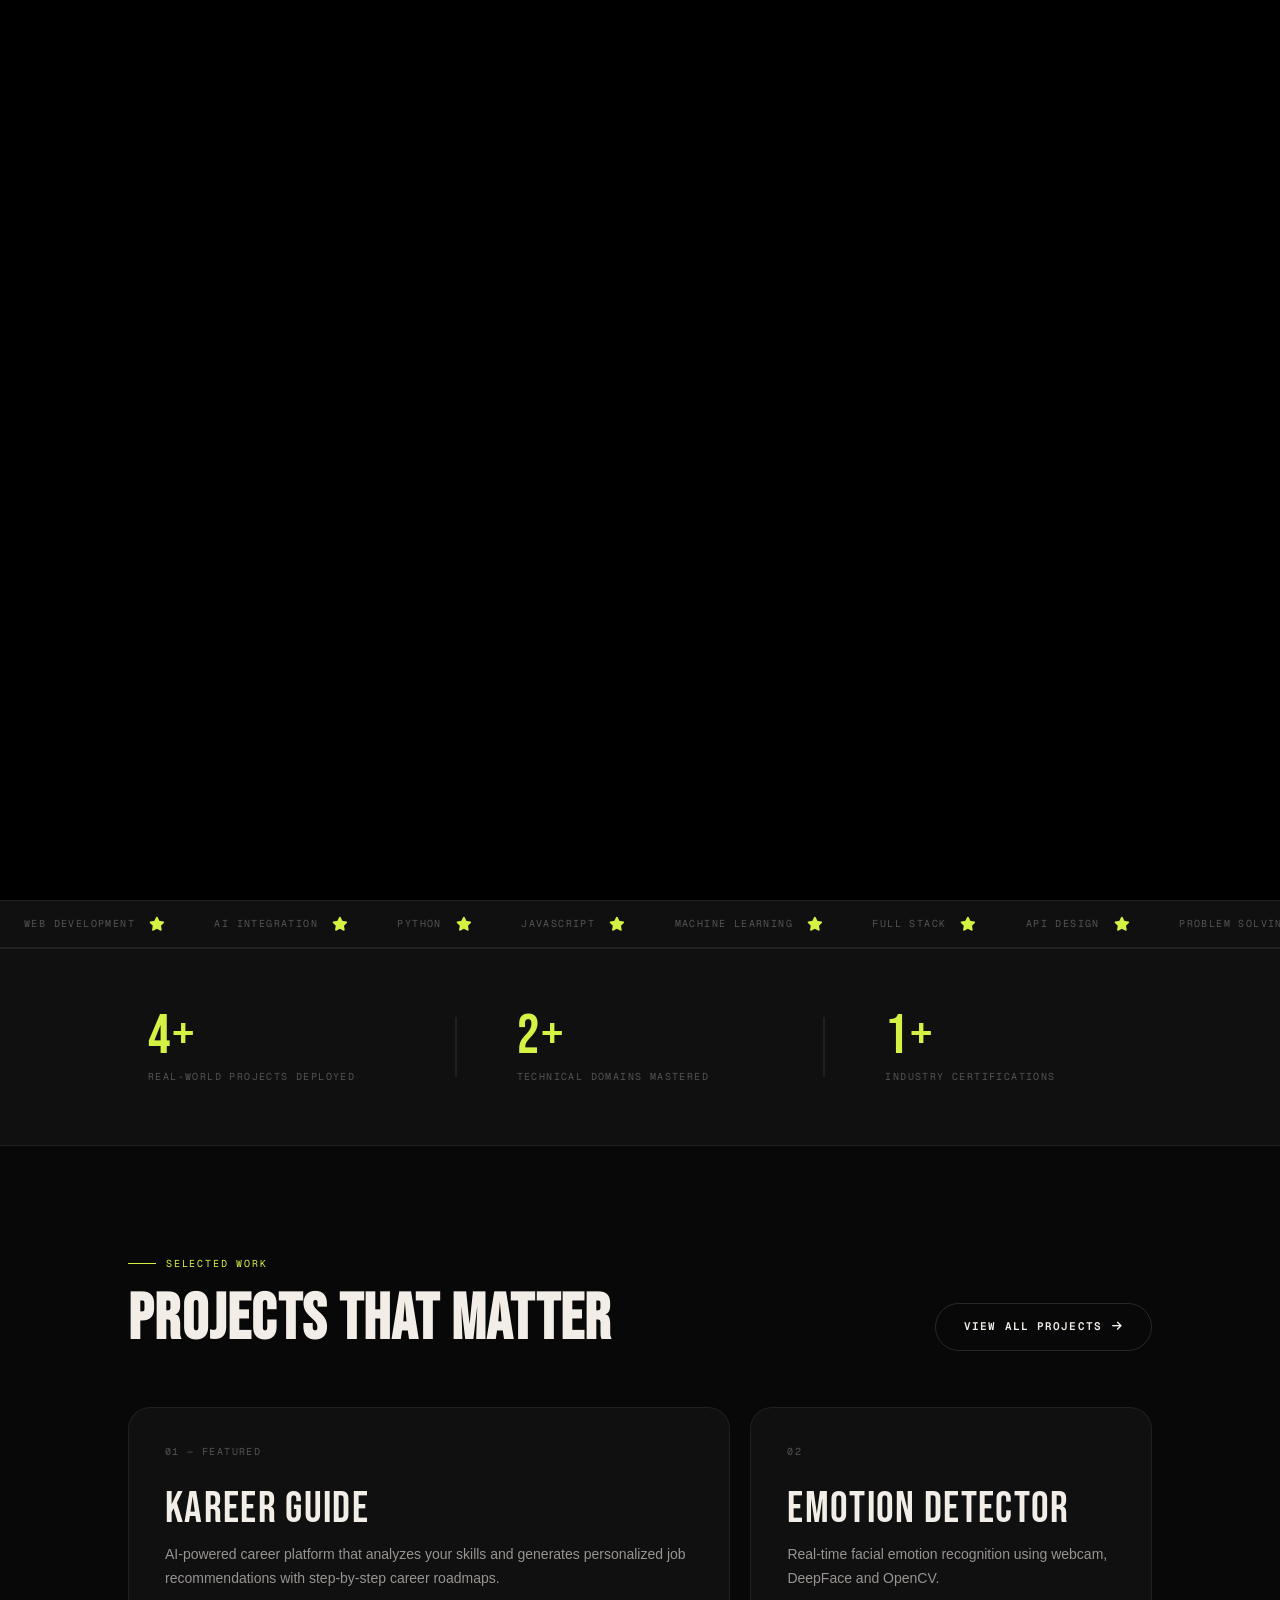
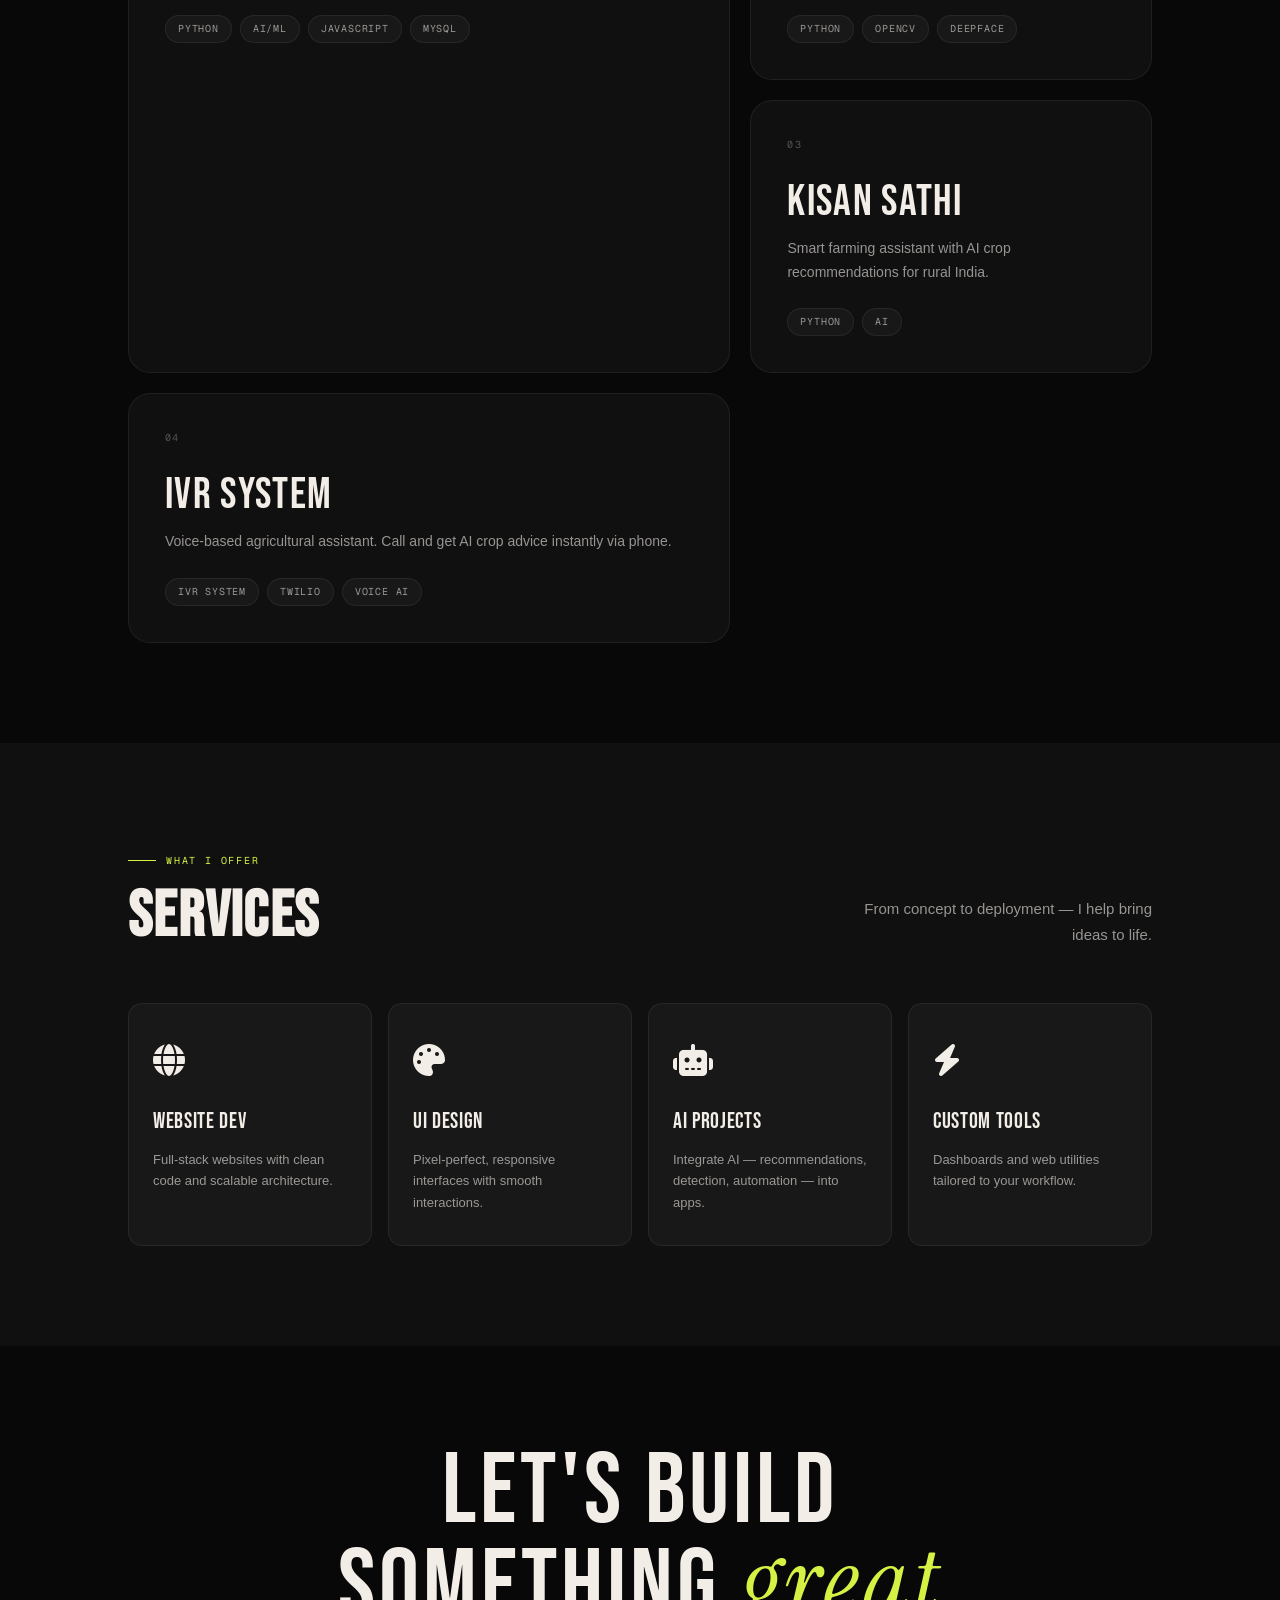
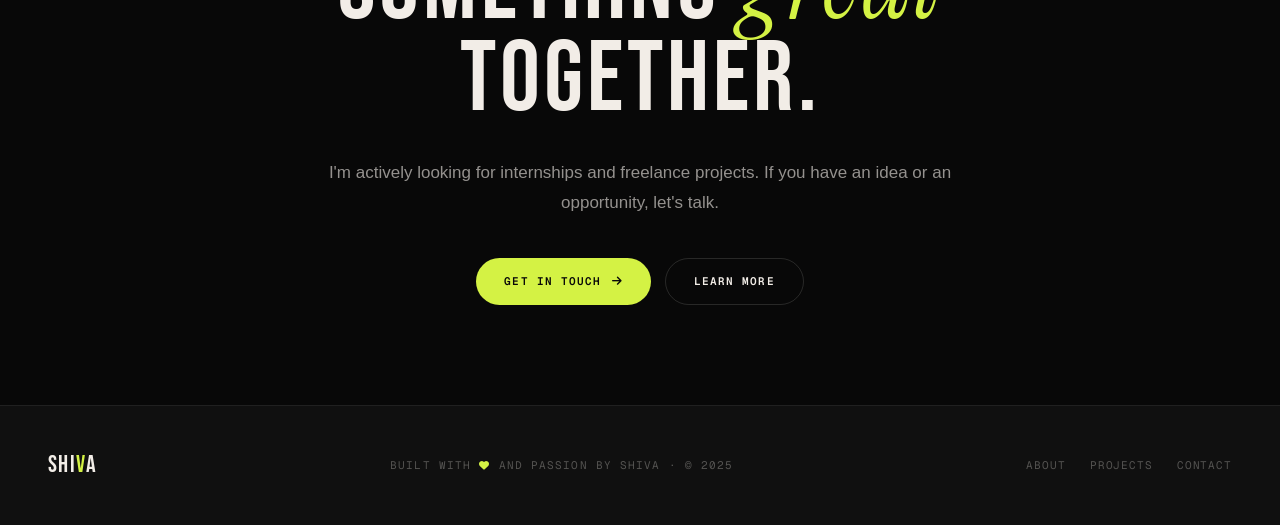
<file: index.html>
<!DOCTYPE html>
<html lang="en" data-theme="dark">
<head>
  <meta charset="UTF-8"/>
  <meta name="viewport" content="width=device-width,initial-scale=1"/>
  <title>Home</title>
  <link rel="icon" type="image/png" href="portfolioFavicon.png"/>
  <link rel="stylesheet" href="https://cdnjs.cloudflare.com/ajax/libs/font-awesome/6.5.1/css/all.min.css"/>
  <link rel="stylesheet" href="shared.css"/>
  <style>
    /* ── HERO ── */
    .hero {
      min-height: 100vh;
      display: flex; flex-direction: column;
      justify-content: flex-end;
      padding: 0 48px 80px;
      position: relative;
      overflow: hidden;
    }

    /* Background grid */
    .hero-grid-bg {
      position: absolute; inset: 0;
      background-image:
        linear-gradient(var(--border) 1px, transparent 1px),
        linear-gradient(90deg, var(--border) 1px, transparent 1px);
      background-size: 72px 72px;
      mask-image: radial-gradient(ellipse 90% 90% at 50% 50%, black 30%, transparent 100%);
      transition: opacity var(--t-slow);
    }

    /* Gradient orbs */
    .hero-orb {
      position: absolute; border-radius: 50%;
      filter: blur(120px); pointer-events: none;
    }
    .hero-orb-1 {
      width: 600px; height: 600px;
      background: color-mix(in srgb, var(--accent) 14%, transparent);
      top: -100px; right: -100px;
      animation: orb1 10s ease-in-out infinite;
    }
    .hero-orb-2 {
      width: 500px; height: 500px;
      background: color-mix(in srgb, var(--accent2) 10%, transparent);
      bottom: 0; left: -80px;
      animation: orb2 13s ease-in-out infinite;
    }
    @keyframes orb1 { 0%,100%{transform:translate(0,0) scale(1)} 50%{transform:translate(-40px,30px) scale(1.08)} }
    @keyframes orb2 { 0%,100%{transform:translate(0,0) scale(1)} 50%{transform:translate(30px,-40px) scale(1.06)} }

    /* Big background text */
    .hero-bg-text {
      position: absolute;
      top: 50%; left: 50%;
      transform: translate(-50%,-50%);
      font-family: var(--font-display);
      font-size: clamp(140px, 22vw, 320px);
      letter-spacing: 0.08em;
      color: transparent;
      -webkit-text-stroke: 1px var(--border2);
      white-space: nowrap;
      pointer-events: none;
      user-select: none;
      z-index: 0;
    }

    .hero-content {
      position: relative; z-index: 2;
      display: grid;
      grid-template-columns: 1fr auto;
      align-items: flex-end;
      gap: 48px;
    }


    .hero-tag {
      display: inline-flex; align-items: center; gap: 8px;
      background: color-mix(in srgb, var(--accent) 10%, transparent);
      border: 1px solid color-mix(in srgb, var(--accent) 30%, transparent);
      padding: 6px 14px;
      border-radius: var(--r-full);
      font-family: var(--font-mono);
      font-size: 10px;
      letter-spacing: 0.12em;
      text-transform: uppercase;
      color: var(--accent);
      margin-bottom: 32px;
    }
    .hero-tag-pulse {
      width: 6px; height: 6px;
      background: var(--accent);
      border-radius: 50%;
      box-shadow: 0 0 0 0 color-mix(in srgb, var(--accent) 50%, transparent);
      animation: pulse-ring 2s ease infinite;
    }
    @keyframes pulse-ring {
      0%  { box-shadow: 0 0 0 0   color-mix(in srgb, var(--accent) 50%, transparent); }
      70% { box-shadow: 0 0 0 8px color-mix(in srgb, var(--accent) 0%,  transparent); }
      100%{ box-shadow: 0 0 0 0   color-mix(in srgb, var(--accent) 0%,  transparent); }
    }

    .hero-name {
      font-family: var(--font-display);
      font-size: clamp(80px, 14vw, 180px);
      line-height: 0.88;
      letter-spacing: 0.04em;
      color: var(--fg);
      overflow: hidden;
      margin-bottom: 24px;
    }
    .hero-name-inner {
      display: block;
      animation: name-slide 1s var(--ease) 0.4s both;
    }
    @keyframes name-slide {
      from { transform: translateY(100%); }
      to   { transform: translateY(0); }
    }
    .hero-name span { color: var(--accent); }

    .hero-sub {
      font-family: var(--font-serif);
      font-style: italic;
      font-size: clamp(20px, 3vw, 32px);
      color: var(--fg2);
      margin-bottom: 36px;
      animation: fade-up 0.9s var(--ease) 0.7s both;
    }

    .hero-tagline {
      font-size: 17px;
      color: var(--fg2);
      max-width: 480px;
      line-height: 1.75;
      margin-bottom: 44px;
      animation: fade-up 0.9s var(--ease) 0.85s both;
    }

    .hero-btns {
      display: flex; gap: 12px; flex-wrap: wrap;
      animation: fade-up 0.9s var(--ease) 1s both;
    }

    .hero-right {
      text-align: right;
      flex-shrink: 0;
      animation: fade-up 1s var(--ease) 0.9s both;
    }

    .hero-stats {
      display: flex; flex-direction: column; gap: 20px;
    }

    .hero-stat {
      border-right: 2px solid var(--accent);
      padding-right: 20px;
    }
    .hero-stat-num {
      font-family: var(--font-display);
      font-size: 48px;
      letter-spacing: 0.04em;
      line-height: 1;
      color: var(--fg);
    }
    .hero-stat-label {
      font-family: var(--font-mono);
      font-size: 10px;
      letter-spacing: 0.12em;
      text-transform: uppercase;
      color: var(--fg3);
    }

    @keyframes fade-up {
      from { opacity: 0; transform: translateY(24px); }
      to   { opacity: 1; transform: translateY(0); }
    }

    /* Scroll indicator */
    .hero-scroll {
      position: absolute;
      bottom: 40px; right: 48px;
      display: flex; flex-direction: column; align-items: center; gap: 8px;
      animation: fade-up 1s var(--ease) 1.4s both;
    }
    .hero-scroll-text {
      font-family: var(--font-mono);
      font-size: 9px;
      letter-spacing: 0.18em;
      text-transform: uppercase;
      color: var(--fg3);
      writing-mode: vertical-rl;
    }
    .hero-scroll-line {
      width: 1px; height: 60px;
      background: linear-gradient(to bottom, var(--fg3), transparent);
      animation: scroll-bounce 2s ease-in-out infinite;
    }
    @keyframes scroll-bounce {
      0%,100%{transform:scaleY(1);transform-origin:top}
      50%{transform:scaleY(0.5);transform-origin:bottom}
    }

    /* ── INTRO STRIP ── */
    .intro-strip {
      background: var(--bg2);
      border-top: 1px solid var(--border);
      border-bottom: 1px solid var(--border);
      padding: 60px 0;
    }
    .intro-inner {
      display: grid;
      grid-template-columns: 1fr 2px 1fr 2px 1fr;
      gap: 40px;
      align-items: center;
    }
    .intro-divider { background: var(--border); height: 60px; align-self: center; }
    .intro-item { padding: 0 20px; }
    .intro-item-num {
      font-family: var(--font-display);
      font-size: 56px;
      letter-spacing: 0.04em;
      color: var(--accent);
      line-height: 1;
    }
    .intro-item-label {
      font-family: var(--font-mono);
      font-size: 10px;
      letter-spacing: 0.14em;
      text-transform: uppercase;
      color: var(--fg3);
      margin-top: 4px;
    }

    /* ── LATEST WORK PREVIEW ── */
    .work-preview { padding: 100px 0; }
    .work-preview-header {
      display: flex; align-items: flex-end;
      justify-content: space-between;
      margin-bottom: 56px;
    }

    .work-grid {
      display: grid;
      grid-template-columns: 1.2fr 0.8fr;
      grid-template-rows: auto auto;
      gap: 20px;
    }

    .work-item {
      background: var(--bg2);
      border: 1px solid var(--border);
      border-radius: var(--r-lg);
      padding: 36px;
      position: relative;
      overflow: hidden;
      transition: border-color var(--t-med), transform var(--t-med);
      cursor: none;
    }
    .work-item:hover { border-color: var(--border2); transform: translateY(-4px); }
    .work-item.span-2 { grid-row: span 2; }

    .work-item-num {
      font-family: var(--font-mono);
      font-size: 10px;
      letter-spacing: 0.14em;
      text-transform: uppercase;
      color: var(--fg3);
      margin-bottom: 28px;
    }
    .work-item-name {
      font-family: var(--font-display);
      font-size: clamp(28px, 3.5vw, 44px);
      letter-spacing: 0.03em;
      line-height: 0.95;
      color: var(--fg);
      margin-bottom: 14px;
    }
    .work-item-desc {
      font-size: 14px;
      color: var(--fg2);
      line-height: 1.7;
      margin-bottom: 24px;
    }
    .work-item-tags { display: flex; flex-wrap: wrap; gap: 8px; }

    /* Hover shimmer */
    .work-item::before {
      content: '';
      position: absolute; inset: 0;
      background: radial-gradient(ellipse 70% 50% at 50% 0%, color-mix(in srgb, var(--accent) 5%, transparent), transparent 60%);
      opacity: 0; transition: opacity var(--t-med);
    }
    .work-item:hover::before { opacity: 1; }

    /* ── SERVICES SNAPSHOT ── */
    .services-snap { padding: 100px 0; background: var(--bg2); }
    .services-row {
      display: grid;
      grid-template-columns: repeat(4, 1fr);
      gap: 16px;
      margin-top: 56px;
    }
    .service-item {
      background: var(--bg3);
      border: 1px solid var(--border);
      border-radius: var(--radius);
      padding: 32px 24px;
      transition: border-color var(--t-med), transform var(--t-med);
    }
    .service-item:hover { border-color: var(--accent); transform: translateY(-6px); }
    .service-item:hover .si-icon { transform: scale(1.2) rotate(-8deg); }
    .si-icon { font-size: 32px; margin-bottom: 16px; display: block; transition: transform var(--t-med); }
    .si-name {
      font-family: var(--font-display);
      font-size: 22px; letter-spacing: 0.03em;
      color: var(--fg); margin-bottom: 10px;
    }
    .si-desc { font-size: 13px; color: var(--fg2); line-height: 1.65; }

    /* ── CTA BANNER ── */
    .cta-banner {
      padding: 100px 0;
      text-align: center;
    }
    .cta-banner-inner {
      max-width: 700px;
      margin: 0 auto;
    }
    .cta-big {
      font-family: var(--font-display);
      font-size: clamp(52px, 8vw, 100px);
      line-height: 0.92;
      letter-spacing: 0.04em;
      color: var(--fg);
      margin-bottom: 32px;
    }
    .cta-big em { font-family: var(--font-serif); font-style: italic; color: var(--accent); }
    .cta-p { font-size: 17px; color: var(--fg2); margin-bottom: 40px; line-height: 1.75; }
    .cta-btns { display: flex; gap: 14px; justify-content: center; flex-wrap: wrap; }

    @media(max-width:900px){
      .hero { padding: 0 16px 60px; overflow-x: hidden; }
      .hero-content { grid-template-columns: 1fr; }
      .hero-right { display: none; }
      .intro-inner { grid-template-columns: 1fr; gap: 20px; }
      .intro-divider { display: none; }
      .work-grid { grid-template-columns: 1fr; }
      .work-item.span-2 { grid-row: span 1; }
      .services-row { grid-template-columns: repeat(2,1fr); }
      .hero-bg-text { font-size: 80px; opacity: 0.2; }
    }
    @media(max-width:480px) {
      .hero-name { font-size: 64px; }
      .hero-sub { font-size: 18px; }
      .hero-tagline { font-size: 14px; }
    }
  </style>
</head>
<body data-page="home">
  <div class="grain"></div>
  <div id="cursor"></div>
  <div id="cursor-trail"></div>
  <div id="progress-bar"></div>
  <div id="page-overlay"></div>

  <!-- CINEMATIC VIDEO INTRO -->
  <div id="intro-overlay">
    <video id="intro-video" muted playsinline preload="auto">
      <source src="portfolioIntro.mp4" type="video/mp4">
      Your browser does not support the video tag.
    </video>
    <button id="skip-intro" class="skip-btn" aria-label="Skip Intro">Skip Intro <i class="fa-solid fa-forward"></i></button>
  </div>

  <!-- LOADER -->
  <div id="loader">
    <div class="loader-name">
      <span>S</span><span>H</span><span>I</span><span>V</span><span>A</span>
    </div>
    <div class="loader-bar-wrap"><div class="loader-bar"></div></div>
    <div class="loader-sub">Loading portfolio...</div>
  </div>

  <!-- NAV -->
  <nav id="nav">
    <a href="index.html" class="nav-logo">SHI<em>V</em>A</a>
    <ul class="nav-links">
      <li><a href="index.html"     class="nav-link active"     data-page="home">Home</a></li>
      <li><a href="about.html"     class="nav-link"            data-page="about" data-transition>About</a></li>
      <li><a href="skills.html"    class="nav-link"            data-page="skills" data-transition>Skills</a></li>
      <li><a href="projects.html"  class="nav-link"            data-page="projects" data-transition>Projects</a></li>
      <li><a href="experience.html"class="nav-link"            data-page="experience" data-transition>Experience</a></li>
      <li><a href="contact.html"   class="nav-link"            data-page="contact" data-transition>Contact</a></li>
    </ul>
    <div class="nav-right">
      <button class="theme-btn" title="Toggle theme"><i class="fa-solid fa-circle-half-stroke theme-icon"></i></button>
      <a href="shiva siliveru  resume.pdf" class="nav-cta resume-nav-btn" data-magnetic target="_blank">Resume <i class="fa-solid fa-file-pdf"></i></a>
      <a href="contact.html" class="nav-cta" data-transition>Let's Talk <i class="fa-solid fa-arrow-right"></i></a>
      <button class="menu-btn" aria-label="Menu">
        <span></span><span></span><span></span>
      </button>
    </div>
  </nav>

  <!-- Mobile Menu -->
  <div class="mobile-menu">
    <a href="index.html"     data-transition>Home</a>
    <a href="about.html"     data-transition>About</a>
    <a href="skills.html"    data-transition>Skills</a>
    <a href="projects.html"  data-transition>Projects</a>
    <a href="experience.html"data-transition>Experience</a>
    <a href="contact.html"   data-transition>Contact</a>
  </div>

  <!-- HERO -->
  <section class="hero">
    <div class="hero-grid-bg"></div>
    <div class="hero-orb hero-orb-1" data-parallax="0.15"></div>
    <div class="hero-orb hero-orb-2" data-parallax="0.1"></div>
    <div class="hero-bg-text" aria-hidden="true" data-parallax="0.2">SHIVA</div>

    <div class="hero-content container">
      <div class="hero-left">
        <div class="hero-tag">
          <span class="hero-tag-pulse"></span>
          Open to internships & opportunities
        </div>
        <h1 class="hero-name">
          <span class="hero-name-inner">SHI<span>V</span>A</span>
        </h1>
        <p class="hero-sub">Full Stack Developer & AI Enthusiast</p>
        <p class="hero-tagline">
          Building real-world applications that merge clean engineering with intelligent systems — one meaningful project at a time.
        </p>
        <div class="hero-btns">
          <a href="projects.html" class="btn btn-fill" data-transition data-magnetic>View My Work <i class="fa-solid fa-arrow-right"></i></a>
          <a href="shiva siliveru  resume.pdf" class="btn btn-ghost" data-magnetic target="_blank">Download Resume</a>
          <a href="about.html"    class="btn btn-ghost" data-transition>About Me</a>
        </div>
      </div>

      <div class="hero-right">
        <div class="hero-stats">
          <div class="hero-stat">
            <div class="hero-stat-num">5<span style="color:var(--accent)">+</span></div>
            <div class="hero-stat-label">Projects Built</div>
          </div>
          <div class="hero-stat">
            <div class="hero-stat-num">3<span style="color:var(--accent)">+</span></div>
            <div class="hero-stat-label">Tech Domains</div>
          </div>
          <div class="hero-stat">
            <div class="hero-stat-num">2<span style="color:var(--accent)">+</span></div>
            <div class="hero-stat-label">Certifications</div>
          </div>
        </div>
      </div>
    </div>

    <div class="hero-scroll">
      <div class="hero-scroll-text">Scroll</div>
      <div class="hero-scroll-line"></div>
    </div>
  </section>

  <!-- MARQUEE -->
  <div class="marquee">
    <div class="marquee-track">
      <span>Web Development <em><i class="fa-solid fa-star"></i></em></span>
      <span>AI Integration <em><i class="fa-solid fa-star"></i></em></span>
      <span>Python <em><i class="fa-solid fa-star"></i></em></span>
      <span>JavaScript <em><i class="fa-solid fa-star"></i></em></span>
      <span>Machine Learning <em><i class="fa-solid fa-star"></i></em></span>
      <span>Full Stack <em><i class="fa-solid fa-star"></i></em></span>
      <span>API Design <em><i class="fa-solid fa-star"></i></em></span>
      <span>Problem Solving <em><i class="fa-solid fa-star"></i></em></span>
      <span>Web Scraping <em><i class="fa-solid fa-star"></i></em></span>
      <span>OpenCV <em><i class="fa-solid fa-star"></i></em></span>
      <span>MySQL <em><i class="fa-solid fa-star"></i></em></span>
      <span>DeepFace <em><i class="fa-solid fa-star"></i></em></span>
      <span>Web Development <em><i class="fa-solid fa-star"></i></em></span>
      <span>AI Integration <em><i class="fa-solid fa-star"></i></em></span>
      <span>Python <em><i class="fa-solid fa-star"></i></em></span>
      <span>JavaScript <em><i class="fa-solid fa-star"></i></em></span>
      <span>Machine Learning <em><i class="fa-solid fa-star"></i></em></span>
      <span>Full Stack <em><i class="fa-solid fa-star"></i></em></span>
      <span>API Design <em><i class="fa-solid fa-star"></i></em></span>
      <span>Problem Solving <em><i class="fa-solid fa-star"></i></em></span>
      <span>Web Scraping <em><i class="fa-solid fa-star"></i></em></span>
      <span>OpenCV <em><i class="fa-solid fa-star"></i></em></span>
      <span>MySQL <em><i class="fa-solid fa-star"></i></em></span>
      <span>DeepFace <em>✦</em></span>
    </div>
  </div>

  <!-- INTRO STATS STRIP -->
  <div class="intro-strip">
    <div class="container">
      <div class="intro-inner">
        <div class="intro-item" data-reveal="up">
          <div class="intro-item-num"><span data-count="5" data-suffix="+">5+</span></div>
          <div class="intro-item-label">Real-World Projects Deployed</div>
        </div>
        <div class="intro-divider"></div>
        <div class="intro-item" data-reveal="up" data-reveal-delay="2">
          <div class="intro-item-num"><span data-count="3" data-suffix="+">3+</span></div>
          <div class="intro-item-label">Technical Domains Mastered</div>
        </div>
        <div class="intro-divider"></div>
        <div class="intro-item" data-reveal="up" data-reveal-delay="4">
          <div class="intro-item-num"><span data-count="2" data-suffix="+">2+</span></div>
          <div class="intro-item-label">Industry Certifications</div>
        </div>
      </div>
    </div>
  </div>

  <!-- WORK PREVIEW -->
  <section class="work-preview">
    <div class="container">
      <div class="work-preview-header">
        <div data-reveal="up">
          <div class="eyebrow">Selected Work</div>
          <h2 class="heading">Projects that matter</h2>
        </div>
        <a href="projects.html" class="btn btn-ghost" data-transition data-reveal="right">View All Projects <i class="fa-solid fa-arrow-right"></i></a>
      </div>

      <div class="work-grid">
        <!-- Featured: Kareer Guide -->
        <a href="https://kareer-guide.vercel.app/" target="_blank" class="work-item span-2" data-reveal="scale" data-tilt style="text-decoration:none; color:inherit; display:block">
          <div class="work-item-num">01 — Featured</div>
          <div class="work-item-name">Kareer Guide</div>
          <div class="work-item-desc">AI-powered career platform that analyzes your skills and generates personalized job recommendations with step-by-step career roadmaps.</div>
          <div class="work-item-tags">
            <span class="chip">Python</span>
            <span class="chip">AI/ML</span>
            <span class="chip">JavaScript</span>
            <span class="chip">MySQL</span>
          </div>
        </a>
 
        <!-- Emotion Detector -->
        <div class="work-item" data-reveal="left" data-reveal-delay="2" data-tilt>
          <div class="work-item-num">02</div>
          <div class="work-item-name">Emotion Detector</div>
          <div class="work-item-desc">Real-time facial emotion recognition using webcam, DeepFace and OpenCV.</div>
          <div class="work-item-tags">
            <span class="chip">Python</span>
            <span class="chip">OpenCV</span>
            <span class="chip">DeepFace</span>
          </div>
        </div>
 
        <!-- Kisan Sathi -->
        <a href="https://kisansathi.vercel.app/" target="_blank" class="work-item" data-reveal="right" data-reveal-delay="4" data-tilt style="text-decoration:none; color:inherit; display:block">
          <div class="work-item-num">03</div>
          <div class="work-item-name">Kisan Sathi</div>
          <div class="work-item-desc">Smart farming assistant with AI crop recommendations for rural India.</div>
          <div class="work-item-tags">
            <span class="chip">Python</span>
            <span class="chip">AI</span>
          </div>
        </a>

        <!-- IVR System -->
        <a href="tel:04041893915" class="work-item" data-reveal="up" data-reveal-delay="5" data-tilt style="text-decoration:none; color:inherit; display:block">
          <div class="work-item-num">04</div>
          <div class="work-item-name">IVR System</div>
          <div class="work-item-desc">Voice-based agricultural assistant. Call and get AI crop advice instantly via phone.</div>
          <div class="work-item-tags">
            <span class="chip">IVR System</span>
            <span class="chip">Twilio</span>
            <span class="chip">Voice AI</span>
          </div>
        </a>
      </div>
    </div>
  </section>

  <!-- SERVICES SNAPSHOT -->
  <section class="services-snap">
    <div class="container">
      <div style="display:flex;align-items:flex-end;justify-content:space-between;margin-bottom:0" data-reveal="up">
        <div>
          <div class="eyebrow">What I Offer</div>
          <h2 class="heading">Services</h2>
        </div>
        <p style="font-size:15px;color:var(--fg2);max-width:300px;text-align:right;line-height:1.7">
          From concept to deployment — I help bring ideas to life.
        </p>
      </div>
      <div class="services-row">
        <div class="service-item" data-reveal="up" data-reveal-delay="1">
          <span class="si-icon"><i class="fa-solid fa-globe"></i></span>
          <div class="si-name">Website Dev</div>
          <div class="si-desc">Full-stack websites with clean code and scalable architecture.</div>
        </div>
        <div class="service-item" data-reveal="up" data-reveal-delay="2">
          <span class="si-icon"><i class="fa-solid fa-palette"></i></span>
          <div class="si-name">UI Design</div>
          <div class="si-desc">Pixel-perfect, responsive interfaces with smooth interactions.</div>
        </div>
        <div class="service-item" data-reveal="up" data-reveal-delay="3">
          <span class="si-icon"><i class="fa-solid fa-robot"></i></span>
          <div class="si-name">AI Projects</div>
          <div class="si-desc">Integrate AI — recommendations, detection, automation — into apps.</div>
        </div>
        <div class="service-item" data-reveal="up" data-reveal-delay="4">
          <span class="si-icon"><i class="fa-solid fa-bolt"></i></span>
          <div class="si-name">Custom Tools</div>
          <div class="si-desc">Dashboards and web utilities tailored to your workflow.</div>
        </div>
      </div>
    </div>
  </section>

  <!-- CTA BANNER -->
  <section class="cta-banner">
    <div class="container">
      <div class="cta-banner-inner">
        <div class="cta-big" data-reveal="blur">
          Let's build something <em>great</em> together.
        </div>
        <p class="cta-p" data-reveal="up" data-reveal-delay="2">
          I'm actively looking for internships and freelance projects. If you have an idea or an opportunity, let's talk.
        </p>
        <div class="cta-btns" data-reveal="up" data-reveal-delay="4">
          <a href="contact.html" class="btn btn-fill" data-transition data-magnetic>Get in Touch <i class="fa-solid fa-arrow-right"></i></a>
          <a href="about.html"   class="btn btn-ghost" data-transition>Learn More</a>
        </div>
      </div>
    </div>
  </section>

  <!-- FOOTER -->
  <footer id="footer">
    <div class="nav-logo">SHI<em style="color:var(--accent);font-style:normal">V</em>A</div>
    <div class="footer-copy">Built with <i class="fa-solid fa-heart" style="color:var(--accent);font-size:10px"></i> and passion by Shiva · © 2025</div>
    <nav class="footer-nav">
      <a href="about.html" data-transition>About</a>
      <a href="projects.html" data-transition>Projects</a>
      <a href="contact.html" data-transition>Contact</a>
    </nav>
  </footer>

  <script src="shared.js"></script>
</body>
</html>
</file>
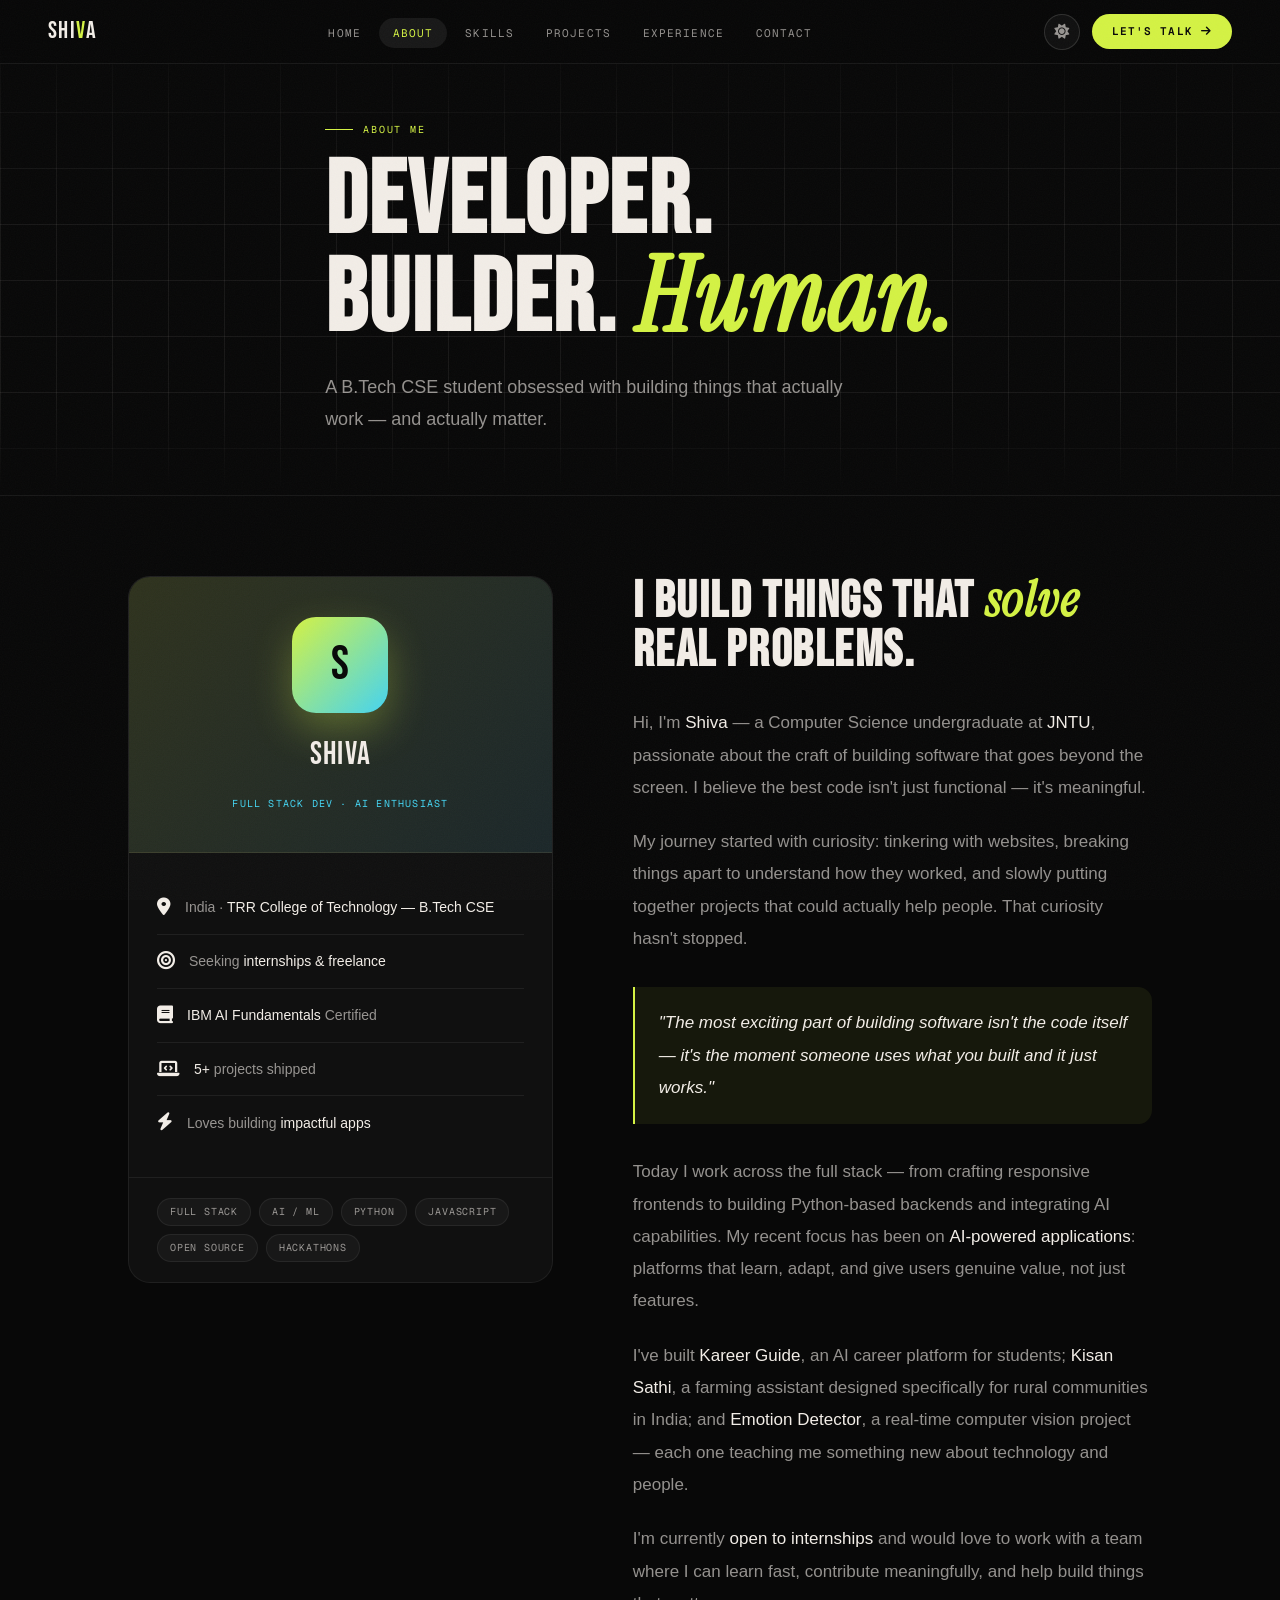
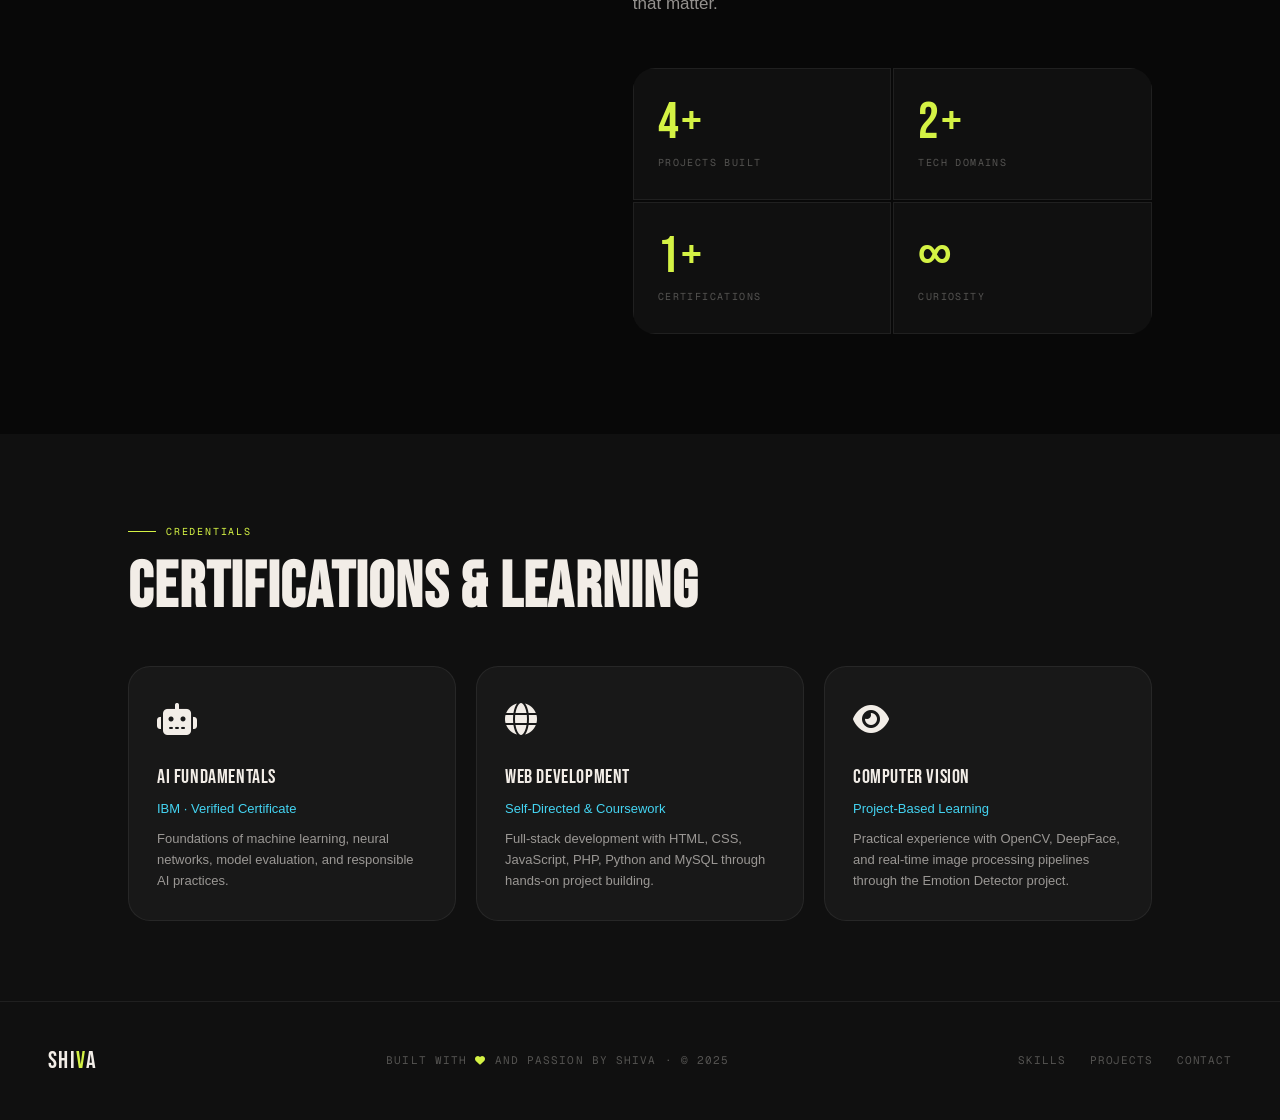
<file: about.html>
<!DOCTYPE html>
<html lang="en" data-theme="dark">

<head>
  <meta charset="UTF-8" />
  <meta name="viewport" content="width=device-width,initial-scale=1" />
  <title>About</title>
  <link rel="icon" type="image/png" href="portfolioFavicon.png"/>
  <link rel="stylesheet" href="https://cdnjs.cloudflare.com/ajax/libs/font-awesome/6.5.1/css/all.min.css"/>
  <link rel="stylesheet" href="shared.css" />
  <style>
    /* ── PAGE HERO ── */
    .page-hero {
      min-height: 55vh;
      display: flex;
      flex-direction: column;
      justify-content: flex-end;
      padding: 100px 0 60px;
      position: relative;
      overflow: hidden;
    }

    .page-hero-bg {
      position: absolute;
      inset: 0;
      background-image:
        linear-gradient(var(--border) 1px, transparent 1px),
        linear-gradient(90deg, var(--border) 1px, transparent 1px);
      background-size: 56px 56px;
      mask-image: linear-gradient(to bottom, transparent 0%, black 40%, black 80%, transparent 100%);
    }

    .page-hero-content {
      position: relative;
      z-index: 1;
    }

    .page-hero .display-title {
      overflow: hidden;
    }

    .page-hero .dt-line {
      display: block;
      animation: line-up 1s var(--ease) both;
    }

    .page-hero .dt-line:nth-child(2) {
      animation-delay: 0.12s;
    }

    @keyframes line-up {
      from {
        transform: translateY(110%);
        opacity: 0;
      }

      to {
        transform: translateY(0);
        opacity: 1;
      }
    }

    .page-hero-desc {
      font-size: 18px;
      color: var(--fg2);
      line-height: 1.75;
      max-width: 520px;
      margin-top: 24px;
      animation: fade-in 1s var(--ease) 0.5s both;
    }

    @keyframes fade-in {
      from {
        opacity: 0;
        transform: translateY(16px);
      }

      to {
        opacity: 1;
        transform: translateY(0);
      }
    }

    /* ── ABOUT BODY ── */
    .about-section {
      padding: 80px 0 100px;
    }

    .about-two-col {
      display: grid;
      grid-template-columns: 0.9fr 1.1fr;
      gap: 80px;
      align-items: start;
    }

    /* Left: profile card */
    .profile-card {
      background: var(--bg2);
      border: 1px solid var(--border);
      border-radius: var(--r-lg);
      overflow: hidden;
      position: sticky;
      top: 84px;
    }

    .profile-card-top {
      background: linear-gradient(135deg,
          color-mix(in srgb, var(--accent) 12%, var(--bg3)),
          color-mix(in srgb, var(--accent2) 8%, var(--bg3)));
      padding: 40px;
      display: flex;
      flex-direction: column;
      align-items: center;
      gap: 16px;
      border-bottom: 1px solid var(--border);
    }

    .profile-avatar {
      width: 96px;
      height: 96px;
      background: linear-gradient(135deg, var(--accent), var(--accent2));
      border-radius: 24px;
      display: flex;
      align-items: center;
      justify-content: center;
      font-family: var(--font-display);
      font-size: 48px;
      color: var(--bg);
      box-shadow: 0 16px 40px color-mix(in srgb, var(--accent) 30%, transparent);
    }

    .profile-name {
      font-family: var(--font-display);
      font-size: 32px;
      letter-spacing: 0.04em;
      color: var(--fg);
    }

    .profile-role {
      font-family: var(--font-mono);
      font-size: 10px;
      letter-spacing: 0.12em;
      text-transform: uppercase;
      color: var(--accent2);
    }

    .profile-body {
      padding: 28px;
    }

    .profile-row {
      display: flex;
      align-items: center;
      gap: 14px;
      padding: 12px 0;
      border-bottom: 1px solid var(--border);
    }

    .profile-row:last-child {
      border-bottom: none;
    }

    .profile-row-icon {
      font-size: 18px;
      flex-shrink: 0;
    }

    .profile-row-text {
      font-size: 14px;
      color: var(--fg2);
    }

    .profile-row-text strong {
      color: var(--fg);
      font-weight: 500;
    }

    /* Tag cloud */
    .tag-cloud {
      display: flex;
      flex-wrap: wrap;
      gap: 8px;
      padding: 20px 28px;
      border-top: 1px solid var(--border);
    }

    /* Right: story */
    .story h2 {
      font-family: var(--font-display);
      font-size: clamp(36px, 4vw, 52px);
      letter-spacing: 0.03em;
      line-height: 0.95;
      color: var(--fg);
      margin-bottom: 32px;
    }

    .story h2 em {
      font-family: var(--font-serif);
      font-style: italic;
      color: var(--accent);
    }

    .story p {
      font-size: 17px;
      line-height: 1.9;
      color: var(--fg2);
      margin-bottom: 22px;
    }

    .story p strong {
      color: var(--fg);
      font-weight: 500;
    }

    .story-highlight {
      background: color-mix(in srgb, var(--accent) 7%, transparent);
      border-left: 2px solid var(--accent);
      padding: 20px 24px;
      border-radius: 0 var(--radius) var(--radius) 0;
      margin: 32px 0;
    }

    .story-highlight p {
      margin: 0;
      color: var(--fg);
      font-size: 17px;
      font-style: italic;
    }

    /* Stats grid */
    .stats-grid {
      display: grid;
      grid-template-columns: repeat(2, 1fr);
      gap: 2px;
      margin-top: 48px;
      border-radius: var(--r-lg);
      overflow: hidden;
    }

    .stat-box {
      background: var(--bg2);
      border: 1px solid var(--border);
      padding: 28px 24px;
      transition: background var(--t-fast);
    }

    .stat-box:hover {
      background: var(--bg3);
    }

    .stat-box-num {
      font-family: var(--font-display);
      font-size: 52px;
      letter-spacing: 0.04em;
      line-height: 1;
      color: var(--accent);
    }

    .stat-box-label {
      font-family: var(--font-mono);
      font-size: 10px;
      letter-spacing: 0.14em;
      text-transform: uppercase;
      color: var(--fg3);
      margin-top: 6px;
    }

    /* Certs section */
    .certs-section {
      padding: 80px 0;
      background: var(--bg2);
    }

    .certs-grid {
      display: grid;
      grid-template-columns: repeat(3, 1fr);
      gap: 20px;
      margin-top: 48px;
    }

    .cert-card {
      background: var(--bg3);
      border: 1px solid var(--border);
      border-radius: var(--r-lg);
      padding: 28px;
      transition: border-color var(--t-med), transform var(--t-med);
    }

    .cert-card:hover {
      border-color: var(--accent);
      transform: translateY(-4px);
    }

    .cert-icon {
      font-size: 32px;
      margin-bottom: 14px;
    }

    .cert-name {
      font-family: var(--font-display);
      font-size: 20px;
      letter-spacing: 0.03em;
      color: var(--fg);
      margin-bottom: 6px;
    }

    .cert-issuer {
      font-size: 13px;
      color: var(--accent2);
      margin-bottom: 10px;
    }

    .cert-desc {
      font-size: 13px;
      color: var(--fg2);
      line-height: 1.6;
    }

    @media(max-width:900px) {
      .about-two-col {
        grid-template-columns: 1fr;
      }

      .profile-card {
        position: relative;
        top: 0;
      }

      .certs-grid {
        grid-template-columns: 1fr;
      }
    }
  </style>
</head>

<body data-page="about">
  <div class="grain"></div>
  <div id="cursor"></div>
  <div id="cursor-trail"></div>
  <div id="progress-bar"></div>
  <div id="page-overlay"></div>

  <!-- LOADER -->
  <div id="loader">
    <div class="loader-name">
      <span>S</span><span>H</span><span>I</span><span>V</span><span>A</span>
    </div>
    <div class="loader-bar-wrap">
      <div class="loader-bar"></div>
    </div>
    <div class="loader-sub">About me...</div>
  </div>

  <!-- NAV -->
  <nav id="nav">
    <a href="index.html" class="nav-logo" data-transition>SHI<em>V</em>A</a>
    <ul class="nav-links">
      <li><a href="index.html" class="nav-link" data-transition>Home</a></li>
      <li><a href="about.html" class="nav-link active">About</a></li>
      <li><a href="skills.html" class="nav-link" data-transition>Skills</a></li>
      <li><a href="projects.html" class="nav-link" data-transition>Projects</a></li>
      <li><a href="experience.html" class="nav-link" data-transition>Experience</a></li>
      <li><a href="contact.html" class="nav-link" data-transition>Contact</a></li>
    </ul>
    <div class="nav-right">
      <button class="theme-btn"><i class="fa-solid fa-circle-half-stroke theme-icon"></i></button>
      <a href="contact.html" class="nav-cta" data-transition>Let's Talk <i class="fa-solid fa-arrow-right"></i></a>
      <button class="menu-btn"><span></span><span></span><span></span></button>
    </div>
  </nav>
  <div class="mobile-menu">
    <a href="index.html" data-transition>Home</a>
    <a href="about.html">About</a>
    <a href="skills.html" data-transition>Skills</a>
    <a href="projects.html" data-transition>Projects</a>
    <a href="experience.html" data-transition>Experience</a>
    <a href="contact.html" data-transition>Contact</a>
  </div>

  <!-- PAGE HERO -->
  <section class="page-hero">
    <div class="page-hero-bg"></div>
    <div class="container page-hero-content">
      <div class="eyebrow">About Me</div>
      <h1 class="display-title">
        <span class="dt-line">Developer.</span>
        <span class="dt-line">Builder. <em>Human.</em></span>
      </h1>
      <p class="page-hero-desc">
        A B.Tech CSE student obsessed with building things that actually work — and actually matter.
      </p>
    </div>
  </section>

  <div class="hr"></div>

  <!-- ABOUT BODY -->
  <section class="about-section">
    <div class="container">
      <div class="about-two-col">

        <!-- Profile card -->
        <div data-reveal="scale">
          <div class="profile-card">
            <div class="profile-card-top">
              <div class="profile-avatar">S</div>
              <div class="profile-name">Shiva</div>
              <div class="profile-role">Full Stack Dev · AI Enthusiast</div>
            </div>
            <div class="profile-body">
              <div class="profile-row">
                <span class="profile-row-icon"><i class="fa-solid fa-location-dot"></i></span>
                <span class="profile-row-text">India · <strong>TRR College of Technology — B.Tech CSE</strong></span>
              </div>
              <div class="profile-row">
                <span class="profile-row-icon"><i class="fa-solid fa-bullseye"></i></span>
                <span class="profile-row-text">Seeking <strong>internships & freelance</strong></span>
              </div>
              <div class="profile-row">
                <span class="profile-row-icon"><i class="fa-solid fa-book"></i></span>
                <span class="profile-row-text"><strong>IBM AI Fundamentals</strong> Certified</span>
              </div>
              <div class="profile-row">
                <span class="profile-row-icon"><i class="fa-solid fa-laptop-code"></i></span>
                <span class="profile-row-text"><strong>5+</strong> projects shipped</span>
              </div>
              <div class="profile-row">
                <span class="profile-row-icon"><i class="fa-solid fa-bolt"></i></span>
                <span class="profile-row-text">Loves building <strong>impactful apps</strong></span>
              </div>
            </div>
            <div class="tag-cloud">
              <span class="chip">Full Stack</span>
              <span class="chip">AI / ML</span>
              <span class="chip">Python</span>
              <span class="chip">JavaScript</span>
              <span class="chip">Open Source</span>
              <span class="chip">Hackathons</span>
            </div>
          </div>
        </div>

        <!-- Story -->
        <div class="story" data-reveal="right">
          <h2>I build things that <em>solve</em> real problems.</h2>

          <p>Hi, I'm <strong>Shiva</strong> — a Computer Science undergraduate at <strong>JNTU</strong>, passionate
            about the craft of building software that goes beyond the screen. I believe the best code isn't just
            functional — it's meaningful.</p>

          <p>My journey started with curiosity: tinkering with websites, breaking things apart to understand how they
            worked, and slowly putting together projects that could actually help people. That curiosity hasn't stopped.
          </p>

          <div class="story-highlight">
            <p>"The most exciting part of building software isn't the code itself — it's the moment someone uses what
              you built and it just works."</p>
          </div>

          <p>Today I work across the full stack — from crafting responsive frontends to building Python-based backends
            and integrating AI capabilities. My recent focus has been on <strong>AI-powered applications</strong>:
            platforms that learn, adapt, and give users genuine value, not just features.</p>

          <p>I've built <strong>Kareer Guide</strong>, an AI career platform for students; <strong>Kisan Sathi</strong>,
            a farming assistant designed specifically for rural communities in India; and <strong>Emotion
              Detector</strong>, a real-time computer vision project — each one teaching me something new about
            technology and people.</p>

          <p>I'm currently <strong>open to internships</strong> and would love to work with a team where I can learn
            fast, contribute meaningfully, and help build things that matter.</p>

          <div class="stats-grid">
            <div class="stat-box" data-reveal="blur" data-reveal-delay="1">
              <div class="stat-box-num"><span data-count="5" data-suffix="+">5+</span></div>
              <div class="stat-box-label">Projects Built</div>
            </div>
            <div class="stat-box" data-reveal="blur" data-reveal-delay="2">
              <div class="stat-box-num"><span data-count="3" data-suffix="+">3+</span></div>
              <div class="stat-box-label">Tech Domains</div>
            </div>
            <div class="stat-box" data-reveal="blur" data-reveal-delay="3">
              <div class="stat-box-num"><span data-count="2" data-suffix="+">2+</span></div>
              <div class="stat-box-label">Certifications</div>
            </div>
            <div class="stat-box" data-reveal="blur" data-reveal-delay="4">
              <div class="stat-box-num">∞</div>
              <div class="stat-box-label">Curiosity</div>
            </div>
          </div>
        </div>
      </div>
    </div>
  </section>

  <!-- CERTS & ACHIEVEMENTS -->
  <section class="certs-section">
    <div class="container">
      <div data-reveal="up">
        <div class="eyebrow">Credentials</div>
        <h2 class="heading">Certifications & Learning</h2>
      </div>
      <div class="certs-grid">
        <div class="cert-card" data-reveal="left" data-reveal-delay="1">
          <div class="cert-icon"><i class="fa-solid fa-robot"></i></div>
          <div class="cert-name">AI Fundamentals</div>
          <div class="cert-issuer">IBM · Verified Certificate</div>
          <div class="cert-desc">Foundations of machine learning, neural networks, model evaluation, and responsible AI
            practices.</div>
        </div>
        <div class="cert-card" data-reveal="up" data-reveal-delay="2">
          <div class="cert-icon"><i class="fa-solid fa-globe"></i></div>
          <div class="cert-name">Web Development</div>
          <div class="cert-issuer">Self-Directed & Coursework</div>
          <div class="cert-desc">Full-stack development with HTML, CSS, JavaScript, PHP, Python and MySQL through
            hands-on project building.</div>
        </div>
        <div class="cert-card" data-reveal="right" data-reveal-delay="3">
          <div class="cert-icon"><i class="fa-solid fa-eye"></i></div>
          <div class="cert-name">Computer Vision</div>
          <div class="cert-issuer">Project-Based Learning</div>
          <div class="cert-desc">Practical experience with OpenCV, DeepFace, and real-time image processing pipelines
            through the Emotion Detector project.</div>
        </div>
      </div>
    </div>
  </section>

  <!-- FOOTER -->
  <footer id="footer">
    <div class="nav-logo">SHI<em style="color:var(--accent);font-style:normal">V</em>A</div>
    <div class="footer-copy">Built with <i class="fa-solid fa-heart" style="color:var(--accent);font-size:10px"></i> and passion by Shiva · © 2025</div>
    <nav class="footer-nav">
      <a href="skills.html" data-transition>Skills</a>
      <a href="projects.html" data-transition>Projects</a>
      <a href="contact.html" data-transition>Contact</a>
    </nav>
  </footer>

  <script src="shared.js"></script>
</body>

</html>
</file>
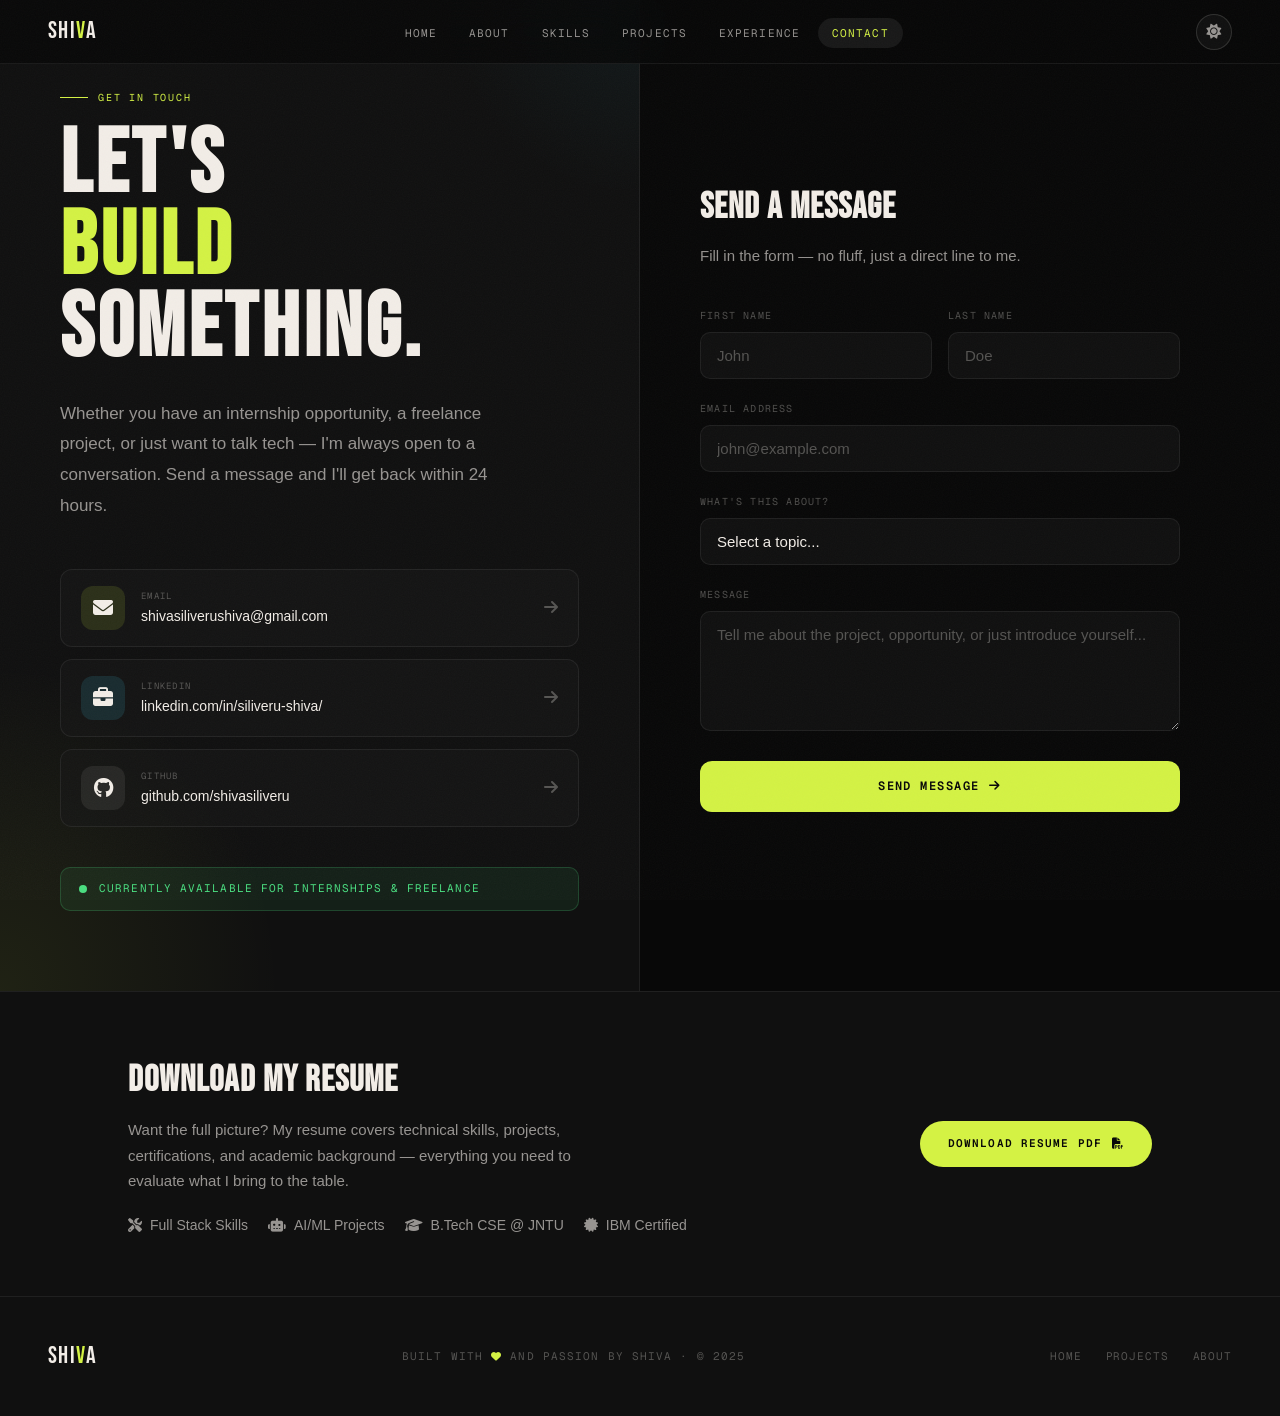
<file: contact.html>
<!DOCTYPE html>
<html lang="en" data-theme="dark">
<head>
  <meta charset="UTF-8"/>
  <meta name="viewport" content="width=device-width,initial-scale=1"/>
  <title>Contact</title>
  <link rel="icon" type="image/png" href="portfolioFavicon.png"/>
  <link rel="stylesheet" href="https://cdnjs.cloudflare.com/ajax/libs/font-awesome/6.5.1/css/all.min.css"/>
  <link rel="stylesheet" href="shared.css"/>
  <style>
    /* Page fills viewport */
    .contact-page {
      min-height: 100vh;
      display: grid;
      grid-template-rows: 64px 1fr auto;
    }

    .contact-main {
      display: grid;
      grid-template-columns: 1fr 1fr;
      min-height: calc(100vh - 64px - 80px);
    }

    /* Left panel */
    .contact-left {
      background: var(--bg2);
      border-right: 1px solid var(--border);
      padding: 80px 60px;
      display: flex; flex-direction: column; justify-content: space-between;
      position: relative; overflow: hidden;
    }
    .contact-left-bg {
      position: absolute; inset: 0;
      background:
        radial-gradient(ellipse 80% 60% at 0% 100%, color-mix(in srgb,var(--accent) 8%, transparent), transparent 55%),
        radial-gradient(ellipse 60% 40% at 100% 0%, color-mix(in srgb,var(--accent2) 5%, transparent), transparent 50%);
      pointer-events: none;
    }
    .contact-left-content { position: relative; z-index: 1; }

    .contact-big-title {
      font-family: var(--font-display);
      font-size: clamp(56px, 7vw, 96px);
      letter-spacing: 0.04em; line-height: 0.92;
      color: var(--fg);
      margin-bottom: 28px;
      overflow: hidden;
    }
    .cbt-line {
      display: block;
      animation: line-up 1s var(--ease) both;
    }
    .cbt-line:nth-child(2) { animation-delay: 0.12s; color: var(--accent); }
    .cbt-line:nth-child(3) { animation-delay: 0.24s; }
    @keyframes line-up { from{transform:translateY(100%);opacity:0} to{transform:translateY(0);opacity:1} }

    .contact-intro {
      font-size: 17px; color: var(--fg2); line-height: 1.8;
      max-width: 440px; margin-bottom: 48px;
      animation: fade-up 1s var(--ease) 0.5s both;
    }
    @keyframes fade-up { from{opacity:0;transform:translateY(16px)} to{opacity:1;transform:translateY(0)} }

    .contact-links { display: flex; flex-direction: column; gap: 12px; }

    .contact-link-item {
      display: flex; align-items: center; gap: 16px;
      background: color-mix(in srgb, var(--bg3) 60%, transparent);
      backdrop-filter: blur(8px);
      border: 1px solid var(--border);
      border-radius: 12px; padding: 16px 20px;
      text-decoration: none; color: var(--fg);
      transition: all var(--t-med);
      cursor: none;
    }
    .contact-link-item:hover {
      border-color: var(--border2);
      transform: translateX(6px);
      background: var(--bg3);
    }
    .cli-icon {
      width: 44px; height: 44px;
      border-radius: 12px;
      display: flex; align-items: center; justify-content: center;
      font-size: 20px; flex-shrink: 0;
    }
    .cli-text { flex: 1; }
    .cli-label { font-family: var(--font-mono); font-size: 9px; letter-spacing: 0.14em; text-transform: uppercase; color: var(--fg3); margin-bottom: 2px; }
    .cli-value { font-size: 14px; font-weight: 500; }
    .cli-arrow { color: var(--fg3); font-size: 16px; transition: color var(--t-fast); }
    .contact-link-item:hover .cli-arrow { color: var(--accent); }

    /* Availability bar */
    .avail-strip {
      display: flex; align-items: center; gap: 12px;
      margin-top: 40px;
      background: color-mix(in srgb, #4ade80 8%, transparent);
      border: 1px solid color-mix(in srgb, #4ade80 20%, transparent);
      padding: 12px 18px;
      border-radius: 10px;
    }
    .avail-dot {
      width: 8px; height: 8px;
      background: #4ade80; border-radius: 50%;
      box-shadow: 0 0 0 0 color-mix(in srgb, #4ade80 50%, transparent);
      animation: avail-pulse 2s ease infinite;
      flex-shrink: 0;
    }
    @keyframes avail-pulse {
      0%  { box-shadow: 0 0 0 0   color-mix(in srgb, #4ade80 50%, transparent); }
      70% { box-shadow: 0 0 0 10px color-mix(in srgb, #4ade80 0%,  transparent); }
      100%{ box-shadow: 0 0 0 0   color-mix(in srgb, #4ade80 0%,  transparent); }
    }
    .avail-text { font-family: var(--font-mono); font-size: 11px; letter-spacing: 0.1em; text-transform: uppercase; color: #4ade80; }

    /* Right panel — form */
    .contact-right {
      background: var(--bg);
      padding: 80px 60px;
      display: flex; align-items: center;
    }

    .form-wrap { width: 100%; max-width: 480px; }

    .form-header { margin-bottom: 40px; }
    .form-header h2 {
      font-family: var(--font-display);
      font-size: 36px; letter-spacing: 0.03em;
      margin-bottom: 8px;
    }
    .form-header p { font-size: 15px; color: var(--fg2); }

    .form-row { margin-bottom: 22px; }
    .form-row label {
      display: block;
      font-family: var(--font-mono);
      font-size: 10px; letter-spacing: 0.12em; text-transform: uppercase;
      color: var(--fg3); margin-bottom: 8px;
    }
    .form-row input, .form-row textarea, .form-row select {
      width: 100%;
      background: var(--bg2);
      border: 1px solid var(--border);
      border-radius: 10px;
      padding: 14px 16px;
      font-family: var(--font-body);
      font-size: 15px; color: var(--fg);
      outline: none;
      transition: border-color var(--t-fast), background var(--t-fast);
      resize: vertical;
      -webkit-appearance: none;
      appearance: none;
    }
    .form-row input:focus, .form-row textarea:focus, .form-row select:focus {
      border-color: var(--accent);
      background: color-mix(in srgb, var(--accent) 3%, var(--bg2));
    }
    .form-row textarea { min-height: 120px; }
    .form-row input::placeholder, .form-row textarea::placeholder { color: var(--fg3); }

    .form-row select option { background: var(--bg2); color: var(--fg); }

    .form-grid { display: grid; grid-template-columns: 1fr 1fr; gap: 16px; }

    .form-submit {
      width: 100%;
      background: var(--accent);
      color: var(--bg);
      border: none;
      padding: 16px;
      border-radius: 12px;
      font-family: var(--font-mono);
      font-size: 12px; letter-spacing: 0.12em; text-transform: uppercase;
      font-weight: 600;
      cursor: none;
      transition: transform var(--t-fast), box-shadow var(--t-fast);
      display: flex; align-items: center; justify-content: center; gap: 10px;
      margin-top: 8px;
    }
    .form-submit:hover {
      transform: translateY(-2px);
      box-shadow: 0 12px 28px color-mix(in srgb, var(--accent) 40%, transparent);
    }
    .form-submit.sent {
      background: #4ade80;
      pointer-events: none;
    }

    /* Resume download */
    .resume-section {
      background: var(--bg2);
      border-top: 1px solid var(--border);
      padding: 60px;
    }
    .resume-inner {
      display: flex; align-items: center;
      justify-content: space-between; gap: 40px;
    }
    .resume-text h3 {
      font-family: var(--font-display);
      font-size: 36px; letter-spacing: 0.03em;
      color: var(--fg); margin-bottom: 8px;
    }
    .resume-text p { font-size: 15px; color: var(--fg2); max-width: 500px; line-height: 1.7; }
    .resume-highlights {
      display: flex; gap: 20px; flex-wrap: wrap;
      margin-top: 20px;
    }
    .rh { display: flex; align-items: center; gap: 8px; font-size: 14px; color: var(--fg2); }
    .rh em { font-style: normal; font-size: 16px; }

    @media(max-width:900px){
      .contact-main { grid-template-columns: 1fr; }
      .contact-left, .contact-right { padding: 60px 24px; }
      .resume-section { padding: 60px 24px; }
      .resume-inner { flex-direction: column; }
      .form-grid { grid-template-columns: 1fr; }
    }
  </style>
</head>
<body data-page="contact">
  <div class="grain"></div>
  <div id="cursor"></div>
  <div id="cursor-trail"></div>
  <div id="progress-bar"></div>
  <div id="page-overlay"></div>

  <div id="loader">
    <div class="loader-name"><span>S</span><span>H</span><span>I</span><span>V</span><span>A</span></div>
    <div class="loader-bar-wrap"><div class="loader-bar"></div></div>
    <div class="loader-sub">Let's connect...</div>
  </div>

  <nav id="nav">
    <a href="index.html" class="nav-logo" data-transition>SHI<em>V</em>A</a>
    <ul class="nav-links">
      <li><a href="index.html"     class="nav-link" data-transition>Home</a></li>
      <li><a href="about.html"     class="nav-link" data-transition>About</a></li>
      <li><a href="skills.html"    class="nav-link" data-transition>Skills</a></li>
      <li><a href="projects.html"  class="nav-link" data-transition>Projects</a></li>
      <li><a href="experience.html"class="nav-link" data-transition>Experience</a></li>
      <li><a href="contact.html"   class="nav-link active">Contact</a></li>
    </ul>
    <div class="nav-right">
      <button class="theme-btn"><i class="fa-solid fa-circle-half-stroke theme-icon"></i></button>
      <button class="menu-btn"><span></span><span></span><span></span></button>
    </div>
  </nav>
  <div class="mobile-menu">
    <a href="index.html" data-transition>Home</a>
    <a href="about.html" data-transition>About</a>
    <a href="skills.html" data-transition>Skills</a>
    <a href="projects.html" data-transition>Projects</a>
    <a href="experience.html" data-transition>Experience</a>
    <a href="contact.html">Contact</a>
  </div>

  <!-- CONTACT MAIN -->
  <main class="contact-main">
    <!-- LEFT -->
    <div class="contact-left" data-reveal="left">
      <div class="contact-left-bg"></div>
      <div class="contact-left-content">
        <div class="eyebrow" style="animation:fade-up 0.8s var(--ease) 0.1s both;opacity:0">Get In Touch</div>
        <h1 class="contact-big-title">
          <span class="cbt-line">Let's</span>
          <span class="cbt-line">build</span>
          <span class="cbt-line">something.</span>
        </h1>

        <p class="contact-intro">
          Whether you have an internship opportunity, a freelance project, or just want to talk tech — I'm always open to a conversation. Send a message and I'll get back within 24 hours.
        </p>

        <div class="contact-links" data-reveal="left" data-reveal-delay="2">
          <a href="mailto:shivasiliverushiva@gmail.com" class="contact-link-item">
            <div class="cli-icon" style="background:color-mix(in srgb,var(--accent) 12%,transparent)"><i class="fa-solid fa-envelope"></i></div>
            <div class="cli-text">
              <div class="cli-label">Email</div>
              <div class="cli-value">shivasiliverushiva@gmail.com</div>
            </div>
            <span class="cli-arrow"><i class="fa-solid fa-arrow-right"></i></span>
          </a>
          <a href="https://www.linkedin.com/in/siliveru-shiva/" target="_blank" class="contact-link-item">
            <div class="cli-icon" style="background:color-mix(in srgb,var(--accent2) 12%,transparent)"><i class="fa-solid fa-briefcase"></i></div>
            <div class="cli-text">
              <div class="cli-label">LinkedIn</div>
              <div class="cli-value">linkedin.com/in/siliveru-shiva/</div>
            </div>
            <span class="cli-arrow"><i class="fa-solid fa-arrow-right"></i></span>
          </a>
          <a href="https://github.com/shivasiliveru" target="_blank" class="contact-link-item">
            <div class="cli-icon" style="background:color-mix(in srgb,var(--fg) 8%,transparent)"><i class="fa-brands fa-github"></i></div>
            <div class="cli-text">
              <div class="cli-label">GitHub</div>
              <div class="cli-value">github.com/shivasiliveru</div>
            </div>
            <span class="cli-arrow"><i class="fa-solid fa-arrow-right"></i></span>
          </a>
        </div>
 
        <div class="avail-strip" data-reveal="left" data-reveal-delay="4">
          <span class="avail-dot"></span>
          <span class="avail-text">Currently available for internships & freelance</span>
        </div>
      </div>
    </div>

    <!-- RIGHT: Form -->
    <div class="contact-right">
      <div class="form-wrap" data-reveal="right">
        <div class="form-header">
          <h2>Send a Message</h2>
          <p>Fill in the form — no fluff, just a direct line to me.</p>
        </div>

        <div class="form-grid">
          <div class="form-row">
            <label>First Name</label>
            <input type="text" placeholder="John" id="firstName"/>
          </div>
          <div class="form-row">
            <label>Last Name</label>
            <input type="text" placeholder="Doe" id="lastName"/>
          </div>
        </div>

        <div class="form-row">
          <label>Email Address</label>
          <input type="email" placeholder="john@example.com" id="email"/>
        </div>

        <div class="form-row">
          <label>What's this about?</label>
          <select id="subject">
            <option value="">Select a topic...</option>
            <option>Internship Opportunity</option>
            <option>Freelance Project</option>
            <option>Collaboration</option>
            <option>Just saying hi</option>
          </select>
        </div>

        <div class="form-row">
          <label>Message</label>
          <textarea placeholder="Tell me about the project, opportunity, or just introduce yourself..." id="message"></textarea>
        </div>

        <button class="form-submit" id="submitBtn">
          <span id="btnText">Send Message</span>
          <span id="btnArrow"><i class="fa-solid fa-arrow-right"></i></span>
        </button>
      </div>
    </div>
  </main>

  <!-- RESUME -->
  <section class="resume-section">
    <div class="container">
      <div class="resume-inner" data-reveal="scale">
        <div class="resume-text">
          <h3>Download My Resume</h3>
          <p>Want the full picture? My resume covers technical skills, projects, certifications, and academic background — everything you need to evaluate what I bring to the table.</p>
          <div class="resume-highlights">
            <div class="rh"><i class="fa-solid fa-tools"></i> Full Stack Skills</div>
            <div class="rh"><i class="fa-solid fa-robot"></i> AI/ML Projects</div>
            <div class="rh"><i class="fa-solid fa-graduation-cap"></i> B.Tech CSE @ JNTU</div>
            <div class="rh"><i class="fa-solid fa-certificate"></i> IBM Certified</div>
          </div>
        </div>
        <a href="shiva siliveru  resume.pdf" class="btn btn-fill" data-magnetic target="_blank" data-reveal="scale" data-reveal-delay="2">
          Download Resume PDF <i class="fa-solid fa-file-pdf"></i>
        </a>
      </div>
    </div>
  </section>

  <footer id="footer">
    <div class="nav-logo">SHI<em style="color:var(--accent);font-style:normal">V</em>A</div>
    <div class="footer-copy">Built with <i class="fa-solid fa-heart" style="color:var(--accent);font-size:10px"></i> and passion by Shiva · © 2025</div>
    <nav class="footer-nav">
      <a href="index.html" data-transition>Home</a>
      <a href="projects.html" data-transition>Projects</a>
      <a href="about.html" data-transition>About</a>
    </nav>
  </footer>

  <script src="shared.js"></script>
  <script>
    document.addEventListener('DOMContentLoaded', () => {
      const submitBtn = document.getElementById('submitBtn');
      if (submitBtn) {
        submitBtn.addEventListener('click', () => {
          console.log('Submit clicked');
          const firstName = document.getElementById('firstName').value;
          const lastName = document.getElementById('lastName').value;
          const email = document.getElementById('email').value;
          const subject = document.getElementById('subject').value;
          const message = document.getElementById('message').value;
          
          const fullName = `${firstName} ${lastName}`.trim();
          console.log('Sending to:', fullName, email);
          
          const mailtoLink = `mailto:shivasiliverushiva@gmail.com?subject=${encodeURIComponent(subject + ' - ' + fullName)}&body=${encodeURIComponent(message + '\n\nFrom: ' + email)}`;
          window.location.href = mailtoLink;

          const btn = document.getElementById('submitBtn');
          const text = document.getElementById('btnText');
          const arrow = document.getElementById('btnArrow');
          btn.classList.add('sent');
          text.textContent = 'Opening Email...';
          arrow.textContent = '✓';
          
          setTimeout(() => {
            btn.classList.remove('sent');
            text.textContent = 'Send Message';
            arrow.textContent = '→';
            btn.style.background = '';
          }, 3000);
        });
      }
    });
  </script>
</body>
</html>
</file>
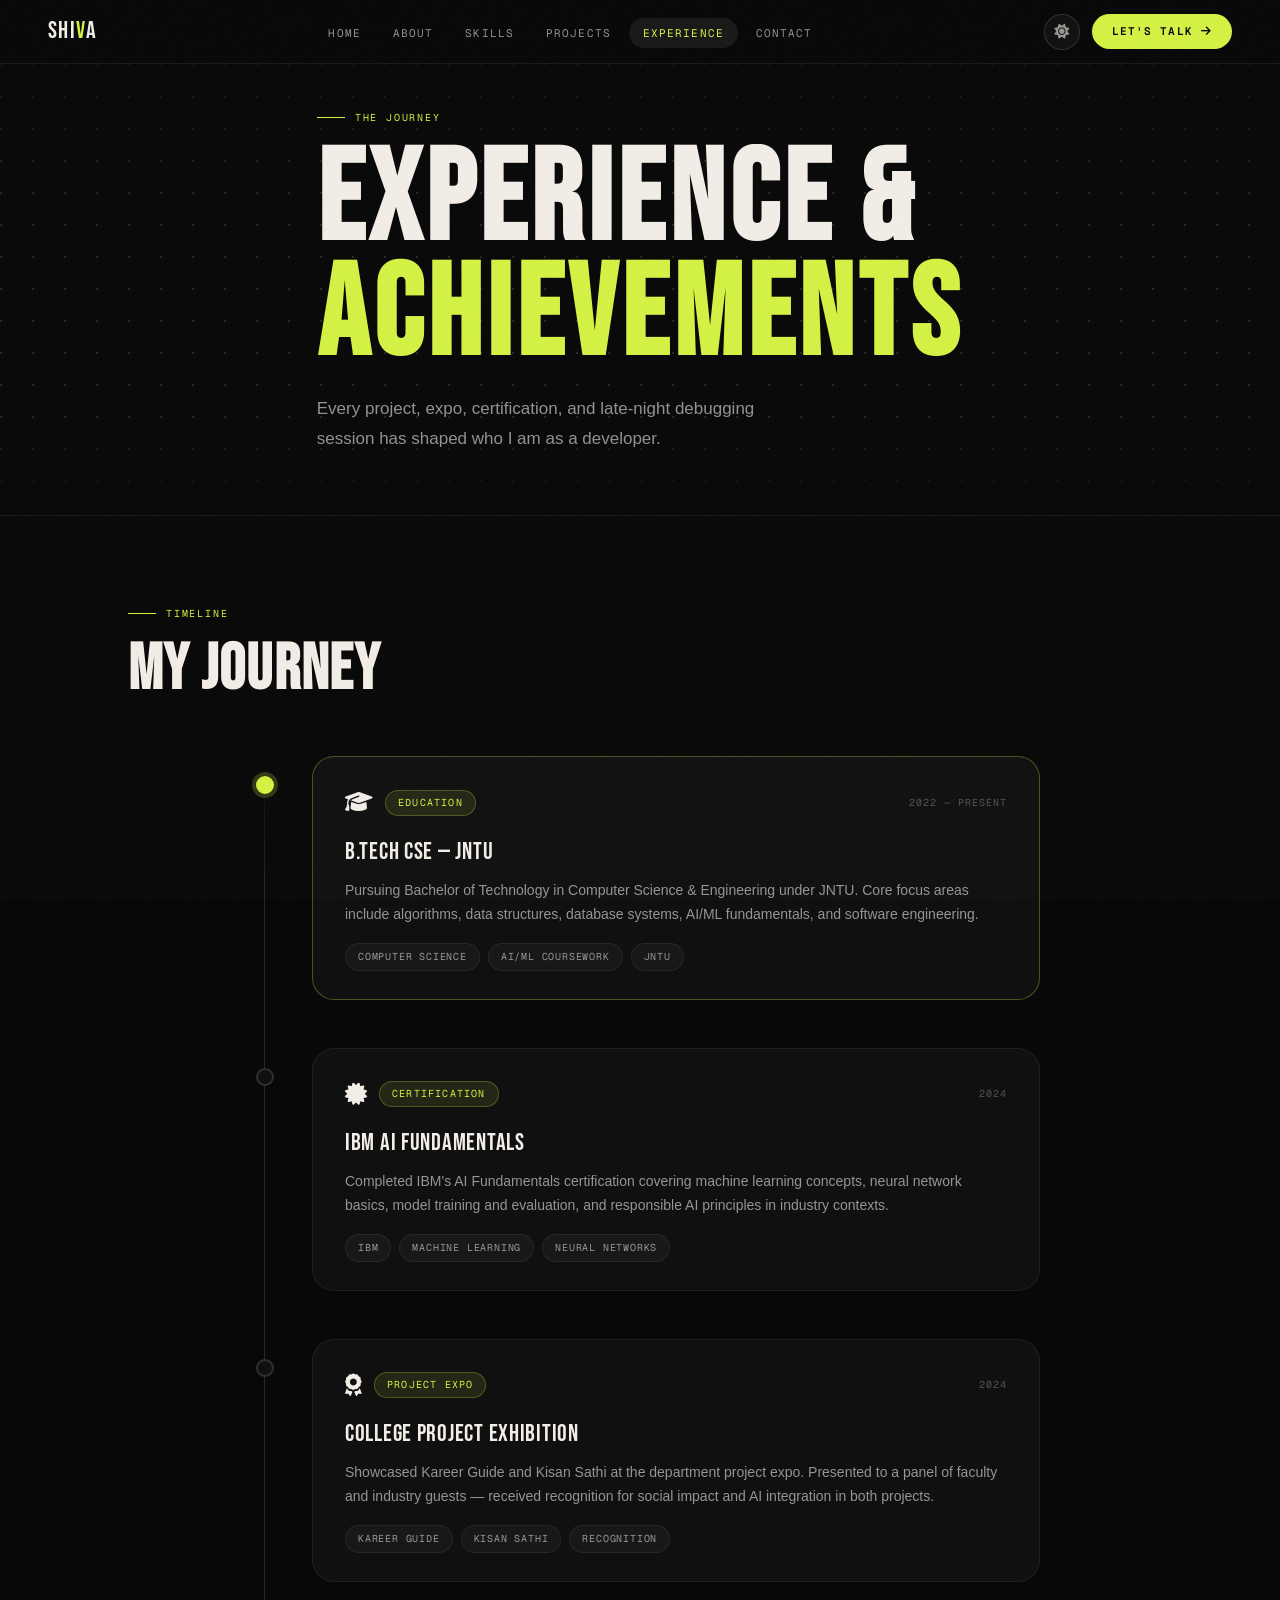
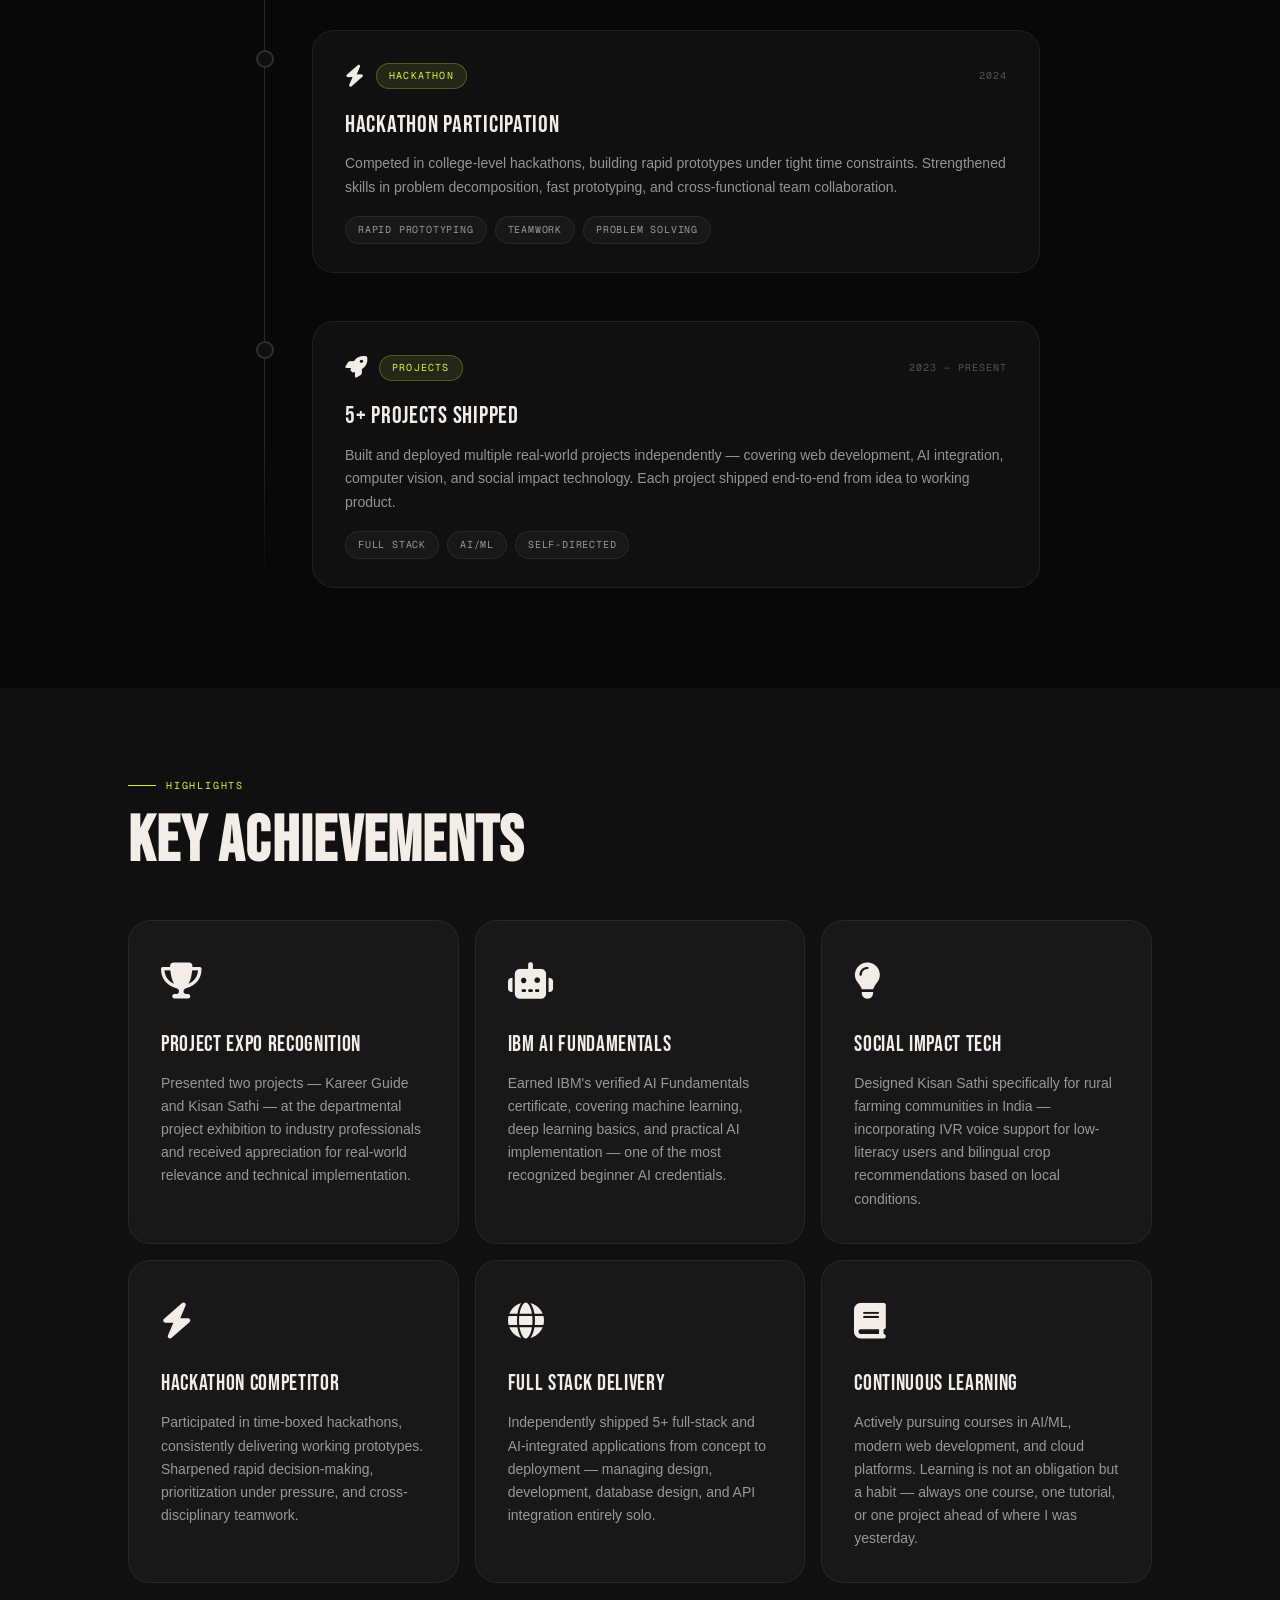
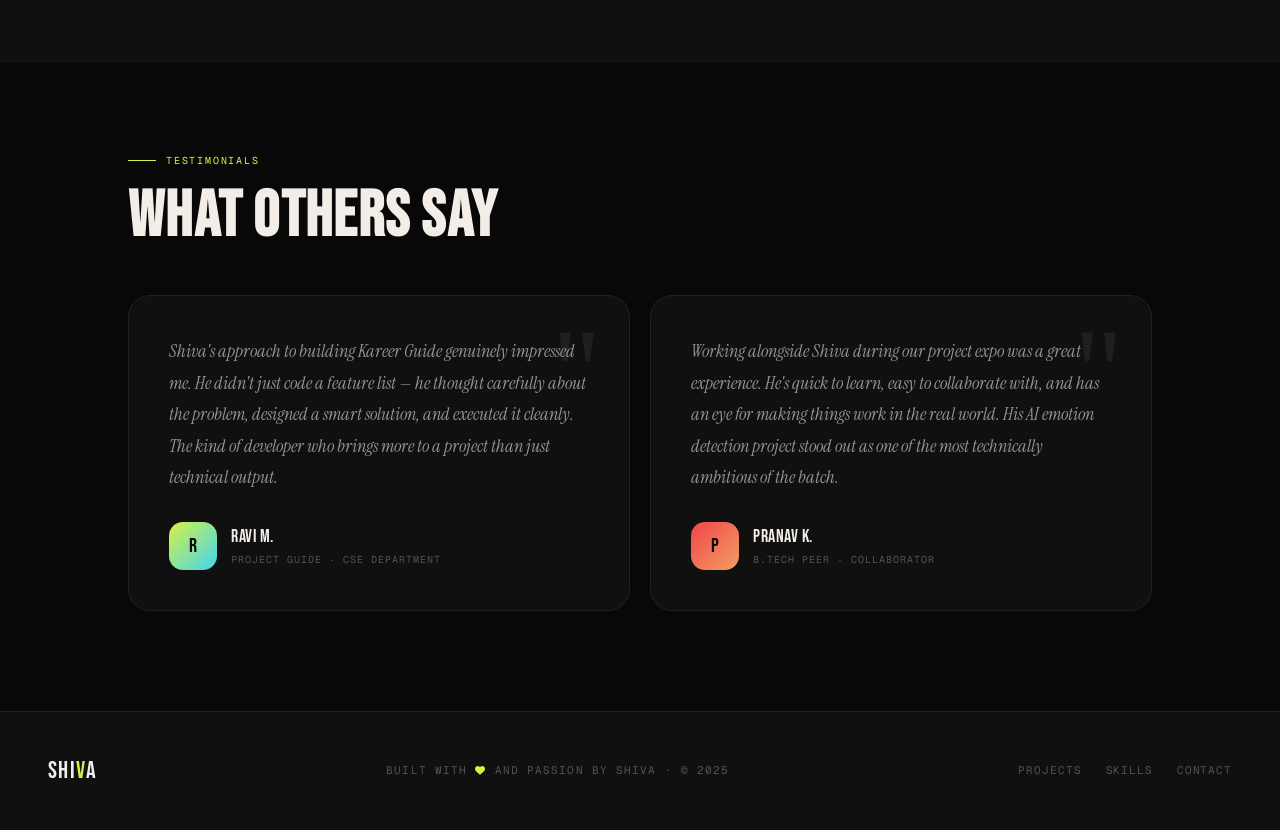
<file: experience.html>
<!DOCTYPE html>
<html lang="en" data-theme="dark">
<head>
  <meta charset="UTF-8"/>
  <meta name="viewport" content="width=device-width,initial-scale=1"/>
  <title>Experience</title>
  <link rel="icon" type="image/png" href="portfolioFavicon.png"/>
  <link rel="stylesheet" href="https://cdnjs.cloudflare.com/ajax/libs/font-awesome/6.5.1/css/all.min.css"/>
  <link rel="stylesheet" href="shared.css"/>
  <style>
    .page-hero {
      min-height: 50vh; display: flex; flex-direction: column; justify-content: flex-end;
      padding: 100px 0 60px; position: relative; overflow: hidden;
    }
    .page-hero-bg {
      position: absolute; inset: 0;
      background-image: radial-gradient(circle at 1px 1px, var(--border2) 1px, transparent 0);
      background-size: 32px 32px;
      mask-image: linear-gradient(to bottom, transparent, black 40%, black 80%, transparent);
    }
    .page-hero-content { position: relative; z-index: 1; }
    .ph-title {
      font-family: var(--font-display);
      font-size: clamp(60px, 10vw, 130px);
      letter-spacing: 0.04em; line-height: 0.9;
      overflow: hidden;
    }
    .ph-title-inner { animation: line-up 1s var(--ease) 0.2s both; display: block; }
    @keyframes line-up { from{transform:translateY(110%);opacity:0} to{transform:translateY(0);opacity:1} }

    /* ── TIMELINE ── */
    .timeline-section { padding: 80px 0 100px; }

    .timeline {
      position: relative;
      max-width: 800px;
      margin: 0 auto;
    }
    /* Vertical line */
    .timeline::before {
      content: '';
      position: absolute;
      left: 24px; top: 0; bottom: 0;
      width: 1px;
      background: linear-gradient(to bottom, transparent, var(--border2) 10%, var(--border2) 90%, transparent);
    }

    .tl-item {
      position: relative;
      padding-left: 72px;
      margin-bottom: 48px;
    }
    .tl-item:last-child { margin-bottom: 0; }

    /* Dot */
    .tl-dot {
      position: absolute;
      left: 16px; top: 20px;
      width: 18px; height: 18px;
      border-radius: 50%;
      background: var(--bg2);
      border: 2px solid var(--border2);
      transition: border-color var(--t-med), background var(--t-med);
    }
    .tl-item:hover .tl-dot,
    .tl-item.featured .tl-dot {
      background: var(--accent);
      border-color: var(--accent);
      box-shadow: 0 0 0 4px color-mix(in srgb, var(--accent) 20%, transparent);
    }

    .tl-card {
      background: var(--bg2);
      border: 1px solid var(--border);
      border-radius: var(--r-lg);
      padding: 28px 32px;
      transition: border-color var(--t-med), transform var(--t-med);
    }
    .tl-item:hover .tl-card {
      border-color: var(--border2);
      transform: translateX(4px);
    }
    .tl-item.featured .tl-card { border-color: color-mix(in srgb, var(--accent) 30%, transparent); }

    .tl-meta {
      display: flex; align-items: center; gap: 12px;
      margin-bottom: 12px;
    }
    .tl-icon { font-size: 22px; }
    .tl-type {
      font-family: var(--font-mono);
      font-size: 10px; letter-spacing: 0.12em; text-transform: uppercase;
      color: var(--accent);
      background: color-mix(in srgb, var(--accent) 10%, transparent);
      border: 1px solid color-mix(in srgb, var(--accent) 25%, transparent);
      padding: 4px 12px; border-radius: var(--r-full);
    }
    .tl-date {
      font-family: var(--font-mono);
      font-size: 10px; letter-spacing: 0.1em; text-transform: uppercase;
      color: var(--fg3);
      margin-left: auto;
    }

    .tl-title {
      font-family: var(--font-display);
      font-size: 24px; letter-spacing: 0.03em;
      color: var(--fg); margin-bottom: 8px;
    }
    .tl-desc {
      font-size: 14px; color: var(--fg2); line-height: 1.7;
    }
    .tl-tags { display: flex; flex-wrap: wrap; gap: 8px; margin-top: 16px; }

    /* ── ACHIEVEMENTS GRID ── */
    .achievements-section { padding: 80px 0; background: var(--bg2); }
    .achievements-grid {
      display: grid;
      grid-template-columns: repeat(3, 1fr);
      gap: 16px;
      margin-top: 48px;
    }
    .ach-card {
      background: var(--bg3);
      border: 1px solid var(--border);
      border-radius: var(--r-lg);
      padding: 32px;
      transition: all var(--t-med);
    }
    .ach-card:hover { border-color: var(--accent); transform: translateY(-4px); }
    .ach-icon { font-size: 36px; margin-bottom: 16px; }
    .ach-title {
      font-family: var(--font-display);
      font-size: 22px; letter-spacing: 0.03em;
      color: var(--fg); margin-bottom: 10px;
    }
    .ach-desc { font-size: 14px; color: var(--fg2); line-height: 1.65; }

    /* ── TESTIMONIALS ── */
    .testimonials-section { padding: 80px 0 100px; }
    .testimonials-grid {
      display: grid;
      grid-template-columns: 1fr 1fr;
      gap: 20px;
      margin-top: 48px;
    }
    .testimonial {
      background: var(--bg2);
      border: 1px solid var(--border);
      border-radius: var(--r-lg);
      padding: 40px;
      position: relative;
      overflow: hidden;
      transition: border-color var(--t-med);
    }
    .testimonial:hover { border-color: var(--border2); }
    .testimonial::before {
      content: '"';
      position: absolute; top: 16px; right: 28px;
      font-family: Georgia, serif;
      font-size: 120px;
      color: var(--border);
      line-height: 1;
      pointer-events: none;
    }
    .testimonial-body {
      font-family: var(--font-serif);
      font-style: italic;
      font-size: 18px; line-height: 1.75;
      color: var(--fg2);
      margin-bottom: 28px;
      position: relative; z-index: 1;
    }
    .testimonial-author {
      display: flex; align-items: center; gap: 14px;
    }
    .ta-avatar {
      width: 48px; height: 48px;
      border-radius: 14px;
      display: flex; align-items: center; justify-content: center;
      font-family: var(--font-display);
      font-size: 20px;
      color: var(--bg);
    }
    .ta-name {
      font-family: var(--font-display);
      font-size: 18px; letter-spacing: 0.03em;
      color: var(--fg);
    }
    .ta-role { font-family: var(--font-mono); font-size: 10px; letter-spacing: 0.1em; text-transform: uppercase; color: var(--fg3); }

    @media(max-width:900px){
      .achievements-grid, .testimonials-grid { grid-template-columns: 1fr; }
    }
  </style>
</head>
<body data-page="experience">
  <div class="grain"></div>
  <div id="cursor"></div>
  <div id="cursor-trail"></div>
  <div id="progress-bar"></div>
  <div id="page-overlay"></div>

  <div id="loader">
    <div class="loader-name"><span>S</span><span>H</span><span>I</span><span>V</span><span>A</span></div>
    <div class="loader-bar-wrap"><div class="loader-bar"></div></div>
    <div class="loader-sub">Loading journey...</div>
  </div>

  <nav id="nav">
    <a href="index.html" class="nav-logo" data-transition>SHI<em>V</em>A</a>
    <ul class="nav-links">
      <li><a href="index.html"     class="nav-link" data-transition>Home</a></li>
      <li><a href="about.html"     class="nav-link" data-transition>About</a></li>
      <li><a href="skills.html"    class="nav-link" data-transition>Skills</a></li>
      <li><a href="projects.html"  class="nav-link" data-transition>Projects</a></li>
      <li><a href="experience.html"class="nav-link active">Experience</a></li>
      <li><a href="contact.html"   class="nav-link" data-transition>Contact</a></li>
    </ul>
    <div class="nav-right">
      <button class="theme-btn"><i class="fa-solid fa-circle-half-stroke theme-icon"></i></button>
      <a href="contact.html" class="nav-cta" data-transition>Let's Talk <i class="fa-solid fa-arrow-right"></i></a>
      <button class="menu-btn"><span></span><span></span><span></span></button>
    </div>
  </nav>
  <div class="mobile-menu">
    <a href="index.html" data-transition>Home</a>
    <a href="about.html" data-transition>About</a>
    <a href="skills.html" data-transition>Skills</a>
    <a href="projects.html" data-transition>Projects</a>
    <a href="experience.html">Experience</a>
    <a href="contact.html" data-transition>Contact</a>
  </div>

  <!-- HERO -->
  <section class="page-hero">
    <div class="page-hero-bg"></div>
    <div class="container page-hero-content">
      <div class="eyebrow" style="animation:fade-in-up 0.8s var(--ease) 0.1s both;opacity:0">The Journey</div>
      <h1 class="ph-title">Experience &<br><span style="color:var(--accent)">Achievements</span></h1>
      <p class="body-text" style="max-width:480px;margin-top:20px;animation:fade-in-up 1s var(--ease) 0.5s both;opacity:0">
        Every project, expo, certification, and late-night debugging session has shaped who I am as a developer.
      </p>
    </div>
  </section>
  <style>@keyframes fade-in-up{from{opacity:0;transform:translateY(16px)}to{opacity:1;transform:translateY(0)}}</style>

  <div class="hr"></div>

  <!-- TIMELINE -->
  <section class="timeline-section">
    <div class="container">
      <div data-reveal="up" style="margin-bottom:56px">
        <div class="eyebrow">Timeline</div>
        <h2 class="heading">My Journey</h2>
      </div>

      <div class="timeline">
        <div class="tl-item featured" data-reveal="left">
          <div class="tl-dot"></div>
          <div class="tl-card" data-reveal="left" data-reveal-delay="2">
            <div class="tl-meta">
              <span class="tl-icon"><i class="fa-solid fa-graduation-cap"></i></span>
              <span class="tl-type">Education</span>
              <span class="tl-date">2022 — Present</span>
            </div>
            <div class="tl-title">B.Tech CSE — JNTU</div>
            <div class="tl-desc">Pursuing Bachelor of Technology in Computer Science & Engineering under JNTU. Core focus areas include algorithms, data structures, database systems, AI/ML fundamentals, and software engineering.</div>
            <div class="tl-tags">
              <span class="chip">Computer Science</span>
              <span class="chip">AI/ML Coursework</span>
              <span class="chip">JNTU</span>
            </div>
          </div>
        </div>

        <div class="tl-item" data-reveal="left" data-reveal-delay="1">
          <div class="tl-dot"></div>
          <div class="tl-card">
            <div class="tl-meta">
              <span class="tl-icon"><i class="fa-solid fa-certificate"></i></span>
              <span class="tl-type">Certification</span>
              <span class="tl-date">2024</span>
            </div>
            <div class="tl-title">IBM AI Fundamentals</div>
            <div class="tl-desc">Completed IBM's AI Fundamentals certification covering machine learning concepts, neural network basics, model training and evaluation, and responsible AI principles in industry contexts.</div>
            <div class="tl-tags">
              <span class="chip">IBM</span>
              <span class="chip">Machine Learning</span>
              <span class="chip">Neural Networks</span>
            </div>
          </div>
        </div>

        <div class="tl-item" data-reveal="left" data-reveal-delay="2">
          <div class="tl-dot"></div>
          <div class="tl-card">
            <div class="tl-meta">
              <span class="tl-icon"><i class="fa-solid fa-award"></i></span>
              <span class="tl-type">Project Expo</span>
              <span class="tl-date">2024</span>
            </div>
            <div class="tl-title">College Project Exhibition</div>
            <div class="tl-desc">Showcased Kareer Guide and Kisan Sathi at the department project expo. Presented to a panel of faculty and industry guests — received recognition for social impact and AI integration in both projects.</div>
            <div class="tl-tags">
              <span class="chip">Kareer Guide</span>
              <span class="chip">Kisan Sathi</span>
              <span class="chip">Recognition</span>
            </div>
          </div>
        </div>

        <div class="tl-item" data-reveal="left" data-reveal-delay="3">
          <div class="tl-dot"></div>
          <div class="tl-card">
            <div class="tl-meta">
              <span class="tl-icon"><i class="fa-solid fa-bolt"></i></span>
              <span class="tl-type">Hackathon</span>
              <span class="tl-date">2024</span>
            </div>
            <div class="tl-title">Hackathon Participation</div>
            <div class="tl-desc">Competed in college-level hackathons, building rapid prototypes under tight time constraints. Strengthened skills in problem decomposition, fast prototyping, and cross-functional team collaboration.</div>
            <div class="tl-tags">
              <span class="chip">Rapid Prototyping</span>
              <span class="chip">Teamwork</span>
              <span class="chip">Problem Solving</span>
            </div>
          </div>
        </div>

        <div class="tl-item" data-reveal="left" data-reveal-delay="4">
          <div class="tl-dot"></div>
          <div class="tl-card">
            <div class="tl-meta">
              <span class="tl-icon"><i class="fa-solid fa-rocket"></i></span>
              <span class="tl-type">Projects</span>
              <span class="tl-date">2023 — Present</span>
            </div>
            <div class="tl-title">5+ Projects Shipped</div>
            <div class="tl-desc">Built and deployed multiple real-world projects independently — covering web development, AI integration, computer vision, and social impact technology. Each project shipped end-to-end from idea to working product.</div>
            <div class="tl-tags">
              <span class="chip">Full Stack</span>
              <span class="chip">AI/ML</span>
              <span class="chip">Self-Directed</span>
            </div>
          </div>
        </div>
      </div>
    </div>
  </section>

  <!-- ACHIEVEMENTS -->
  <section class="achievements-section">
    <div class="container">
      <div data-reveal="up">
        <div class="eyebrow">Highlights</div>
        <h2 class="heading">Key Achievements</h2>
      </div>
      <div class="achievements-grid">
        <div class="ach-card" data-reveal="scale" data-reveal-delay="1">
          <div class="ach-icon"><i class="fa-solid fa-trophy"></i></div>
          <div class="ach-title">Project Expo Recognition</div>
          <div class="ach-desc">Presented two projects — Kareer Guide and Kisan Sathi — at the departmental project exhibition to industry professionals and received appreciation for real-world relevance and technical implementation.</div>
        </div>
        <div class="ach-card" data-reveal="scale" data-reveal-delay="2">
          <div class="ach-icon"><i class="fa-solid fa-robot"></i></div>
          <div class="ach-title">IBM AI Fundamentals</div>
          <div class="ach-desc">Earned IBM's verified AI Fundamentals certificate, covering machine learning, deep learning basics, and practical AI implementation — one of the most recognized beginner AI credentials.</div>
        </div>
        <div class="ach-card" data-reveal="scale" data-reveal-delay="3">
          <div class="ach-icon"><i class="fa-solid fa-lightbulb"></i></div>
          <div class="ach-title">Social Impact Tech</div>
          <div class="ach-desc">Designed Kisan Sathi specifically for rural farming communities in India — incorporating IVR voice support for low-literacy users and bilingual crop recommendations based on local conditions.</div>
        </div>
        <div class="ach-card" data-reveal="scale" data-reveal-delay="4">
          <div class="ach-icon"><i class="fa-solid fa-bolt"></i></div>
          <div class="ach-title">Hackathon Competitor</div>
          <div class="ach-desc">Participated in time-boxed hackathons, consistently delivering working prototypes. Sharpened rapid decision-making, prioritization under pressure, and cross-disciplinary teamwork.</div>
        </div>
        <div class="ach-card" data-reveal="scale" data-reveal-delay="5">
          <div class="ach-icon"><i class="fa-solid fa-globe"></i></div>
          <div class="ach-title">Full Stack Delivery</div>
          <div class="ach-desc">Independently shipped 5+ full-stack and AI-integrated applications from concept to deployment — managing design, development, database design, and API integration entirely solo.</div>
        </div>
        <div class="ach-card" data-reveal="scale" data-reveal-delay="6">
          <div class="ach-icon"><i class="fa-solid fa-book"></i></div>
          <div class="ach-title">Continuous Learning</div>
          <div class="ach-desc">Actively pursuing courses in AI/ML, modern web development, and cloud platforms. Learning is not an obligation but a habit — always one course, one tutorial, or one project ahead of where I was yesterday.</div>
        </div>
      </div>
    </div>
  </section>

  <!-- TESTIMONIALS -->
  <section class="testimonials-section">
    <div class="container">
      <div data-reveal="up">
        <div class="eyebrow">Testimonials</div>
        <h2 class="heading">What Others Say</h2>
      </div>
      <div class="testimonials-grid">
        <div class="testimonial" data-reveal="left">
          <p class="testimonial-body">
            Shiva's approach to building Kareer Guide genuinely impressed me. He didn't just code a feature list — he thought carefully about the problem, designed a smart solution, and executed it cleanly. The kind of developer who brings more to a project than just technical output.
          </p>
          <div class="testimonial-author">
            <div class="ta-avatar" style="background:linear-gradient(135deg,var(--accent),var(--accent2))">R</div>
            <div>
              <div class="ta-name">Ravi M.</div>
              <div class="ta-role">Project Guide · CSE Department</div>
            </div>
          </div>
        </div>
        <div class="testimonial" data-reveal="right" data-reveal-delay="2">
          <p class="testimonial-body">
            Working alongside Shiva during our project expo was a great experience. He's quick to learn, easy to collaborate with, and has an eye for making things work in the real world. His AI emotion detection project stood out as one of the most technically ambitious of the batch.
          </p>
          <div class="testimonial-author">
            <div class="ta-avatar" style="background:linear-gradient(135deg,var(--accent3),#f0a060)">P</div>
            <div>
              <div class="ta-name">Pranav K.</div>
              <div class="ta-role">B.Tech Peer · Collaborator</div>
            </div>
          </div>
        </div>
      </div>
    </div>
  </section>

  <footer id="footer">
    <div class="nav-logo">SHI<em style="color:var(--accent);font-style:normal">V</em>A</div>
    <div class="footer-copy">Built with <i class="fa-solid fa-heart" style="color:var(--accent);font-size:10px"></i> and passion by Shiva · © 2025</div>
    <nav class="footer-nav">
      <a href="projects.html" data-transition>Projects</a>
      <a href="skills.html" data-transition>Skills</a>
      <a href="contact.html" data-transition>Contact</a>
    </nav>
  </footer>

  <script src="shared.js"></script>
</body>
</html>
</file>
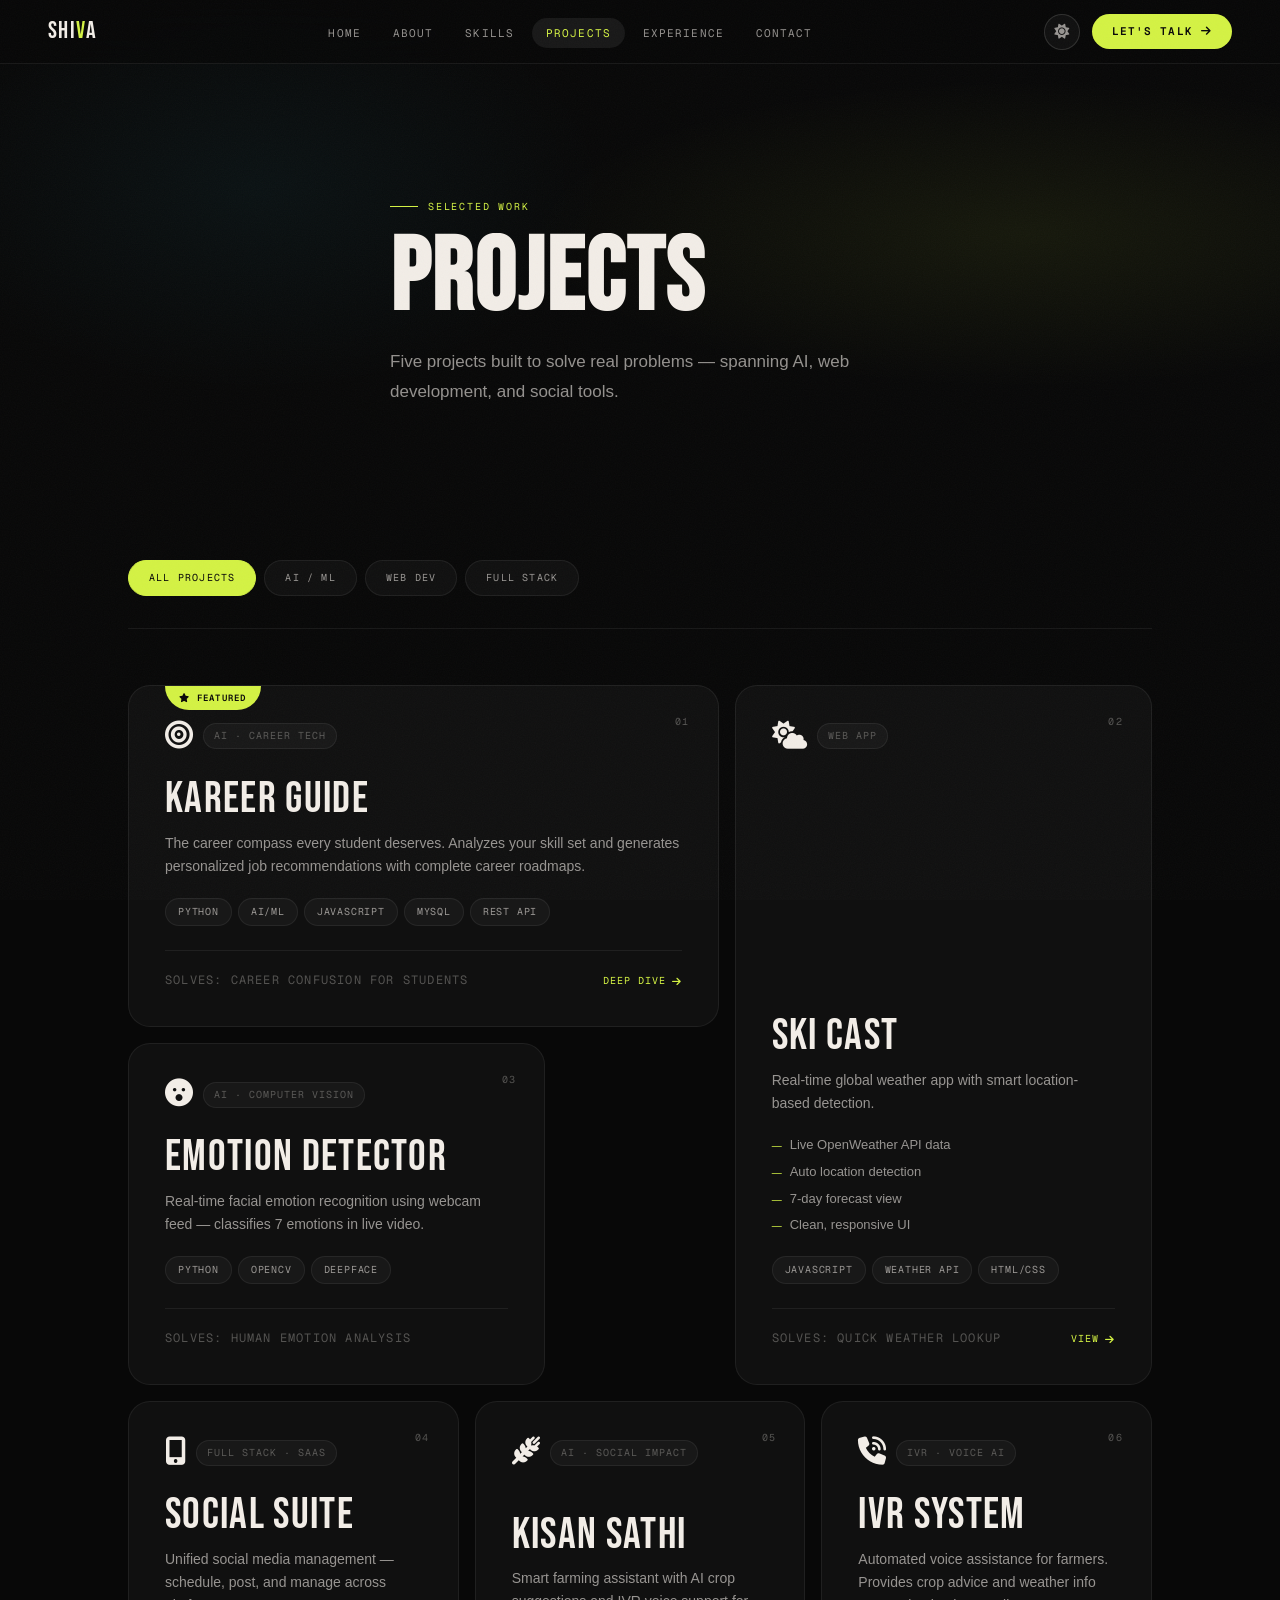
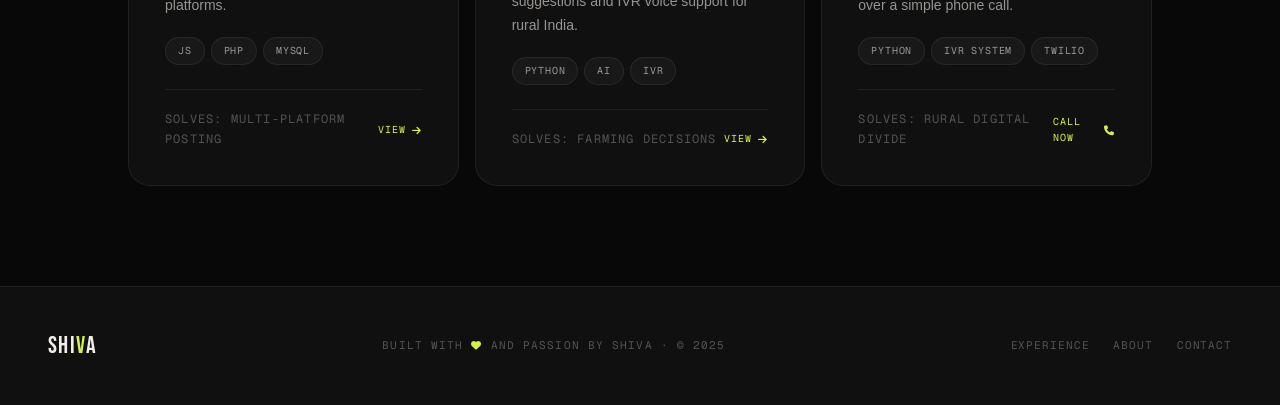
<file: projects.html>
<!DOCTYPE html>
<html lang="en" data-theme="dark">
<head>
  <meta charset="UTF-8"/>
  <meta name="viewport" content="width=device-width,initial-scale=1"/>
  <title>Projects</title>
  <link rel="icon" type="image/png" href="portfolioFavicon.png"/>
  <link rel="stylesheet" href="https://cdnjs.cloudflare.com/ajax/libs/font-awesome/6.5.1/css/all.min.css"/>
  <link rel="stylesheet" href="shared.css"/>
  <style>
    .page-hero {
      min-height: 52vh;
      display: flex; flex-direction: column; justify-content: flex-end;
      padding: 100px 0 60px;
      position: relative; overflow: hidden;
    }
    .page-hero-bg {
      position: absolute; inset: 0;
      background:
        radial-gradient(ellipse 70% 60% at 80% 50%, color-mix(in srgb, var(--accent) 7%, transparent), transparent 55%),
        radial-gradient(ellipse 50% 80% at 20% 40%, color-mix(in srgb, var(--accent2) 5%, transparent), transparent 55%);
    }
    .page-hero-content { position: relative; z-index: 1; }
    .hero-title-anim {
      overflow: hidden;
    }
    .hero-title-inner {
      animation: slide-up 1s var(--ease) 0.2s both;
    }
    @keyframes slide-up {
      from { transform: translateY(100%); opacity: 0; }
      to { transform: translateY(0); opacity: 1; }
    }

    /* ── FILTER BAR ── */
    .filter-bar {
      display: flex; gap: 8px; flex-wrap: wrap;
      padding: 32px 0;
      border-bottom: 1px solid var(--border);
      margin-bottom: 56px;
    }
    .filter-btn {
      font-family: var(--font-mono);
      font-size: 10px; letter-spacing: 0.12em; text-transform: uppercase;
      padding: 9px 20px;
      border-radius: var(--r-full);
      border: 1px solid var(--border);
      color: var(--fg2);
      background: var(--bg2);
      transition: all var(--t-fast);
      cursor: none;
    }
    .filter-btn:hover, .filter-btn.active {
      background: var(--accent);
      border-color: var(--accent);
      color: var(--bg);
    }

    /* ── PROJECT GRID ── */
    .projects-body { padding: 60px 0 100px; }

    .projects-bento {
      display: grid;
      grid-template-columns: repeat(12, 1fr);
      grid-auto-rows: minmax(200px, auto);
      gap: 16px;
    }

    .proj-card {
      background: var(--bg2);
      border: 1px solid var(--border);
      border-radius: var(--r-lg);
      padding: 36px;
      position: relative;
      overflow: hidden;
      transition: border-color var(--t-med), transform var(--t-med);
      cursor: none;
      display: flex; flex-direction: column; justify-content: flex-end;
    }
    .proj-card:hover {
      border-color: var(--border2);
      transform: translateY(-4px);
    }

    /* Gradient accent on hover */
    .proj-card::before {
      content: '';
      position: absolute; inset: 0;
      opacity: 0;
      transition: opacity var(--t-med);
    }
    .proj-card:hover::before { opacity: 1; }

    /* Card sizes */
    .proj-card.wide { grid-column: span 7; }
    .proj-card.tall { grid-row: span 2; grid-column: span 5; }
    .proj-card.medium { grid-column: span 5; }
    .proj-card.small { grid-column: span 4; }

    /* Card accents by project */
    .proj-card.kareer::before { background: radial-gradient(ellipse 80% 60% at 0% 100%, color-mix(in srgb,var(--accent) 8%,transparent), transparent); }
    .proj-card.skicast::before { background: radial-gradient(ellipse 80% 60% at 100% 0%, color-mix(in srgb,var(--accent2) 8%,transparent), transparent); }
    .proj-card.emotion::before { background: radial-gradient(ellipse 80% 60% at 100% 100%, color-mix(in srgb,var(--accent3) 6%,transparent), transparent); }
    .proj-card.social::before  { background: radial-gradient(ellipse 80% 60% at 0% 0%, color-mix(in srgb,var(--accent) 7%,transparent), transparent); }
    .proj-card.kisan::before   { background: radial-gradient(ellipse 80% 60% at 50% 0%, color-mix(in srgb,#4ade80 8%,transparent), transparent); }

    .proj-num {
      position: absolute; top: 28px; right: 28px;
      font-family: var(--font-mono);
      font-size: 10px; letter-spacing: 0.14em; text-transform: uppercase;
      color: var(--fg3);
    }

    .proj-top {
      position: absolute; top: 28px; left: 36px;
      display: flex; align-items: center; gap: 10px;
    }
    .proj-emoji { font-size: 28px; }
    .proj-category {
      font-family: var(--font-mono);
      font-size: 10px; letter-spacing: 0.1em; text-transform: uppercase;
      color: var(--fg3);
      background: var(--bg3);
      border: 1px solid var(--border);
      padding: 4px 10px; border-radius: var(--r-full);
    }

    .proj-name {
      font-family: var(--font-display);
      font-size: clamp(28px, 3.5vw, 44px);
      letter-spacing: 0.03em; line-height: 0.95;
      color: var(--fg);
      margin-top: 56px;
      margin-bottom: 12px;
    }
    .proj-tagline {
      font-size: 14px; color: var(--fg2); line-height: 1.65;
      margin-bottom: 20px;
    }

    .proj-features {
      display: flex; flex-direction: column; gap: 6px;
      margin-bottom: 20px;
    }
    .proj-feature {
      display: flex; align-items: baseline; gap: 8px;
      font-size: 13px; color: var(--fg2);
    }
    .proj-feature::before {
      content: '—'; color: var(--accent); flex-shrink: 0;
      font-size: 10px;
    }

    .proj-stack {
      display: flex; flex-wrap: wrap; gap: 6px;
      margin-bottom: 24px;
    }

    .proj-footer {
      display: flex; align-items: center; justify-content: space-between;
      padding-top: 20px;
      border-top: 1px solid var(--border);
    }
    .proj-problem {
      font-size: 12px; color: var(--fg3);
      font-family: var(--font-mono);
      text-transform: uppercase; letter-spacing: 0.1em;
    }
    .proj-link {
      font-family: var(--font-mono);
      font-size: 10px; letter-spacing: 0.1em; text-transform: uppercase;
      color: var(--accent);
      display: flex; align-items: center; gap: 6px;
      transition: gap var(--t-fast);
    }
    .proj-link:hover { gap: 10px; }

    /* Featured badge */
    .featured-badge {
      position: absolute; top: 0; left: 36px;
      background: var(--accent);
      color: var(--bg);
      font-family: var(--font-mono);
      font-size: 9px; letter-spacing: 0.14em; text-transform: uppercase;
      padding: 5px 14px;
      border-radius: 0 0 var(--r-full) var(--r-full);
      font-weight: 600;
    }

    @media(max-width:900px){
      .proj-card.wide, .proj-card.tall, .proj-card.medium, .proj-card.small {
        grid-column: span 12;
        grid-row: span 1;
      }
      .projects-bento { grid-template-columns: 1fr; grid-auto-rows: auto; }
    }
  </style>
</head>
<body data-page="projects">
  <div class="grain"></div>
  <div id="cursor"></div>
  <div id="cursor-trail"></div>
  <div id="progress-bar"></div>
  <div id="page-overlay"></div>

  <div id="loader">
    <div class="loader-name"><span>S</span><span>H</span><span>I</span><span>V</span><span>A</span></div>
    <div class="loader-bar-wrap"><div class="loader-bar"></div></div>
    <div class="loader-sub">Loading projects...</div>
  </div>

  <nav id="nav">
    <a href="index.html" class="nav-logo" data-transition>SHI<em>V</em>A</a>
    <ul class="nav-links">
      <li><a href="index.html"     class="nav-link" data-transition>Home</a></li>
      <li><a href="about.html"     class="nav-link" data-transition>About</a></li>
      <li><a href="skills.html"    class="nav-link" data-transition>Skills</a></li>
      <li><a href="projects.html"  class="nav-link active">Projects</a></li>
      <li><a href="experience.html"class="nav-link" data-transition>Experience</a></li>
      <li><a href="contact.html"   class="nav-link" data-transition>Contact</a></li>
    </ul>
    <div class="nav-right">
      <button class="theme-btn"><i class="fa-solid fa-circle-half-stroke theme-icon"></i></button>
      <a href="contact.html" class="nav-cta" data-transition>Let's Talk <i class="fa-solid fa-arrow-right"></i></a>
      <button class="menu-btn"><span></span><span></span><span></span></button>
    </div>
  </nav>
  <div class="mobile-menu">
    <a href="index.html" data-transition>Home</a>
    <a href="about.html" data-transition>About</a>
    <a href="skills.html" data-transition>Skills</a>
    <a href="projects.html">Projects</a>
    <a href="experience.html" data-transition>Experience</a>
    <a href="contact.html" data-transition>Contact</a>
  </div>

  <!-- HERO -->
  <section class="page-hero">
    <div class="page-hero-bg"></div>
    <div class="container page-hero-content">
      <div class="eyebrow" style="animation: fade-in-up 0.8s var(--ease) 0.1s both; opacity:0">Selected Work</div>
      <h1 class="display-title">
        <div class="hero-title-anim"><div class="hero-title-inner">Projects</div></div>
      </h1>
      <p class="body-text" style="max-width:500px;margin-top:20px;animation:fade-in-up 1s var(--ease) 0.5s both;opacity:0">
        Five projects built to solve real problems — spanning AI, web development, and social tools.
      </p>
    </div>
  </section>
  <style>
    @keyframes fade-in-up {
      from{opacity:0;transform:translateY(16px)}
      to{opacity:1;transform:translateY(0)}
    }
  </style>

  <!-- PROJECTS BODY -->
  <section class="projects-body">
    <div class="container">
      <div class="filter-bar">
        <button class="filter-btn active" onclick="filterProjects('all', this)">All Projects</button>
        <button class="filter-btn" onclick="filterProjects('ai', this)">AI / ML</button>
        <button class="filter-btn" onclick="filterProjects('web', this)">Web Dev</button>
        <button class="filter-btn" onclick="filterProjects('fullstack', this)">Full Stack</button>
      </div>

      <div class="projects-bento">

        <!-- 01: Kareer Guide — Featured, Wide -->
        <a href="https://kareer-guide.vercel.app/" target="_blank" class="proj-card wide kareer" data-cat="ai fullstack" data-reveal="blur" style="text-decoration:none; color:inherit; display:flex">
          <div class="featured-badge"><i class="fa-solid fa-star"></i> Featured</div>
          <div class="proj-top">
            <span class="proj-emoji"><i class="fa-solid fa-bullseye"></i></span>
            <span class="proj-category">AI · Career Tech</span>
          </div>
          <div class="proj-num">01</div>

          <div class="proj-name">Kareer Guide</div>
          <div class="proj-tagline">
            The career compass every student deserves. Analyzes your skill set and generates personalized job recommendations with complete career roadmaps.
          </div>
          <div class="proj-stack">
            <span class="chip">Python</span>
            <span class="chip">AI/ML</span>
            <span class="chip">JavaScript</span>
            <span class="chip">MySQL</span>
            <span class="chip">REST API</span>
          </div>
          <div class="proj-footer">
            <span class="proj-problem">Solves: Career confusion for students</span>
            <span class="proj-link">Deep Dive <i class="fa-solid fa-arrow-right"></i></span>
          </div>
        </a>

        <!-- 02: Ski Cast — Tall (side col) -->
        <a href="https://ski-cast.vercel.app/" target="_blank" class="proj-card tall skicast" data-cat="web" data-reveal="right" style="text-decoration:none; color:inherit; display:flex">
          <div class="proj-top">
            <span class="proj-emoji"><i class="fa-solid fa-cloud-sun"></i></span>
            <span class="proj-category">Web App</span>
          </div>
          <div class="proj-num">02</div>

          <div class="proj-name">Ski Cast</div>
          <div class="proj-tagline">Real-time global weather app with smart location-based detection.</div>
          <div class="proj-features">
            <div class="proj-feature">Live OpenWeather API data</div>
            <div class="proj-feature">Auto location detection</div>
            <div class="proj-feature">7-day forecast view</div>
            <div class="proj-feature">Clean, responsive UI</div>
          </div>
          <div class="proj-stack">
            <span class="chip">JavaScript</span>
            <span class="chip">Weather API</span>
            <span class="chip">HTML/CSS</span>
          </div>
          <div class="proj-footer">
            <span class="proj-problem">Solves: Quick weather lookup</span>
            <span class="proj-link">View <i class="fa-solid fa-arrow-right"></i></span>
          </div>
        </a>

        <!-- 03: Emotion Detector -->
        <div class="proj-card medium emotion" data-cat="ai" data-reveal="left" data-reveal-delay="2">
          <div class="proj-top">
            <span class="proj-emoji"><i class="fa-solid fa-face-surprise"></i></span>
            <span class="proj-category">AI · Computer Vision</span>
          </div>
          <div class="proj-num">03</div>

          <div class="proj-name">Emotion Detector</div>
          <div class="proj-tagline">Real-time facial emotion recognition using webcam feed — classifies 7 emotions in live video.</div>
          <div class="proj-stack">
            <span class="chip">Python</span>
            <span class="chip">OpenCV</span>
            <span class="chip">DeepFace</span>
          </div>
          <div class="proj-footer">
            <span class="proj-problem">Solves: Human emotion analysis</span>
          </div>
        </div>

        <!-- 04: Social Suite -->
        <a href="https://socialsuite.vooho.in/" target="_blank" class="proj-card small social" data-cat="web fullstack" data-reveal="scale" data-reveal-delay="3" style="text-decoration:none; color:inherit; display:flex">
          <div class="proj-top">
            <span class="proj-emoji"><i class="fa-solid fa-mobile-screen-button"></i></span>
            <span class="proj-category">Full Stack · SaaS</span>
          </div>
          <div class="proj-num">04</div>

          <div class="proj-name">Social Suite</div>
          <div class="proj-tagline">Unified social media management — schedule, post, and manage across platforms.</div>
          <div class="proj-stack">
            <span class="chip">JS</span>
            <span class="chip">PHP</span>
            <span class="chip">MySQL</span>
          </div>
          <div class="proj-footer">
            <span class="proj-problem">Solves: Multi-platform posting</span>
            <span class="proj-link">View <i class="fa-solid fa-arrow-right"></i></span>
          </div>
        </a>

        <!-- 05: Kisan Sathi -->
        <a href="https://kisansathi.vercel.app/" target="_blank" class="proj-card small kisan" data-cat="ai fullstack" data-reveal="right" data-reveal-delay="4" style="text-decoration:none; color:inherit; display:flex">
          <div class="proj-top">
            <span class="proj-emoji"><i class="fa-solid fa-wheat-awn"></i></span>
            <span class="proj-category">AI · Social Impact</span>
          </div>
          <div class="proj-num">05</div>

          <div class="proj-name">Kisan Sathi</div>
          <div class="proj-tagline">Smart farming assistant with AI crop suggestions and IVR voice support for rural India.</div>
          <div class="proj-stack">
            <span class="chip">Python</span>
            <span class="chip">AI</span>
            <span class="chip">IVR</span>
          </div>
          <div class="proj-footer">
            <span class="proj-problem">Solves: Farming decisions</span>
            <span class="proj-link">View <i class="fa-solid fa-arrow-right"></i></span>
          </div>
        </a>

        <!-- 06: IVR System for Farmers -->
        <a href="tel:04041893915" class="proj-card small ivr" data-cat="ai fullstack" data-reveal="up" data-reveal-delay="5" style="text-decoration:none; color:inherit; display:flex">
          <div class="proj-top">
            <span class="proj-emoji"><i class="fa-solid fa-phone-volume"></i></span>
            <span class="proj-category">IVR · Voice AI</span>
          </div>
          <div class="proj-num">06</div>

          <div class="proj-name">IVR System</div>
          <div class="proj-tagline">Automated voice assistance for farmers. Provides crop advice and weather info over a simple phone call.</div>
          <div class="proj-stack">
            <span class="chip">Python</span>
            <span class="chip">IVR System</span>
            <span class="chip">Twilio</span>
          </div>
          <div class="proj-footer">
            <span class="proj-problem">Solves: Rural digital divide</span>
            <span class="proj-link">Call Now <i class="fa-solid fa-phone"></i></span>
          </div>
        </a>
      </div>
    </div>
  </section>

  <footer id="footer">
    <div class="nav-logo">SHI<em style="color:var(--accent);font-style:normal">V</em>A</div>
    <div class="footer-copy">Built with <i class="fa-solid fa-heart" style="color:var(--accent);font-size:10px"></i> and passion by Shiva · © 2025</div>
    <nav class="footer-nav">
      <a href="experience.html" data-transition>Experience</a>
      <a href="about.html" data-transition>About</a>
      <a href="contact.html" data-transition>Contact</a>
    </nav>
  </footer>

  <script src="shared.js"></script>
  <script>
    function filterProjects(cat, btn) {
      document.querySelectorAll('.filter-btn').forEach(b => b.classList.remove('active'));
      btn.classList.add('active');
      document.querySelectorAll('.proj-card').forEach(card => {
        const cats = card.dataset.cat || '';
        const show = cat === 'all' || cats.includes(cat);
        card.style.opacity = show ? '1' : '0.2';
        card.style.pointerEvents = show ? '' : 'none';
        card.style.transform = show ? '' : 'scale(0.97)';
        card.style.transition = 'opacity 0.4s ease, transform 0.4s ease';
      });
    }
  </script>
</body>
</html>
</file>
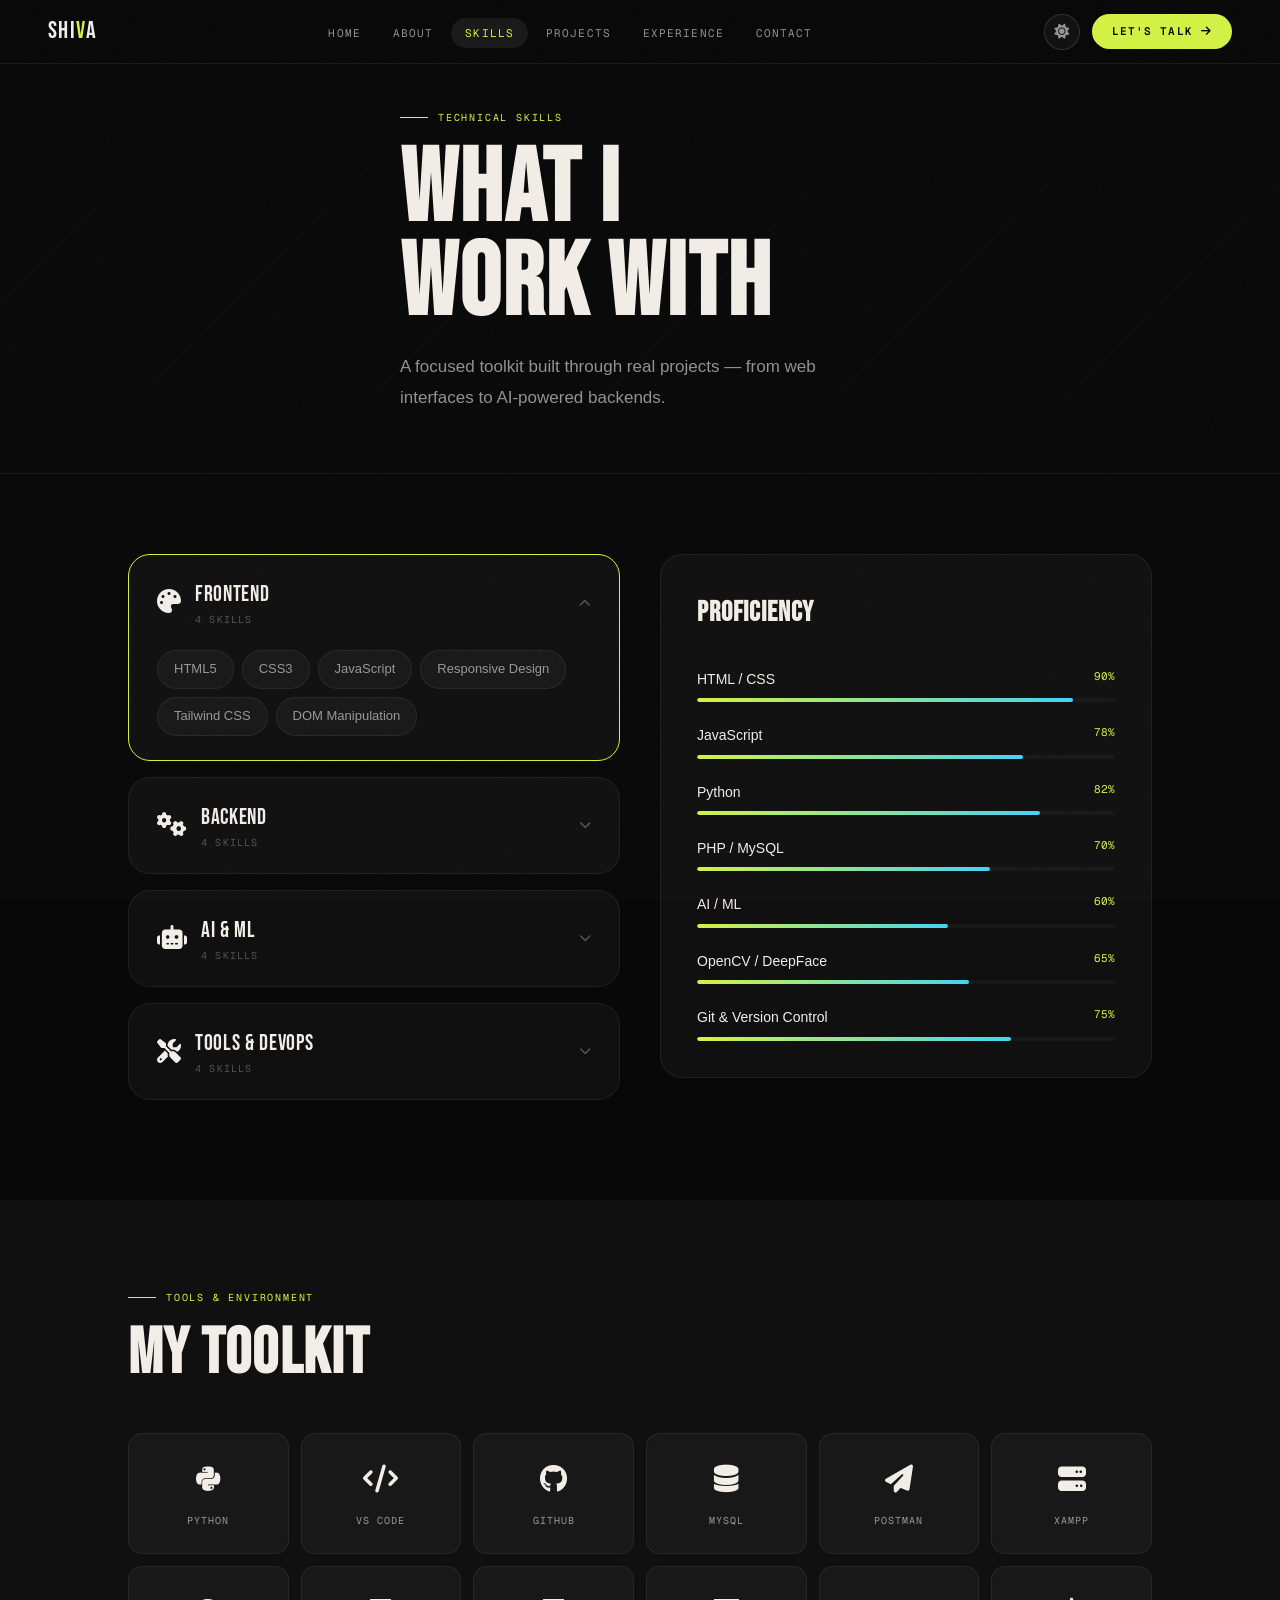
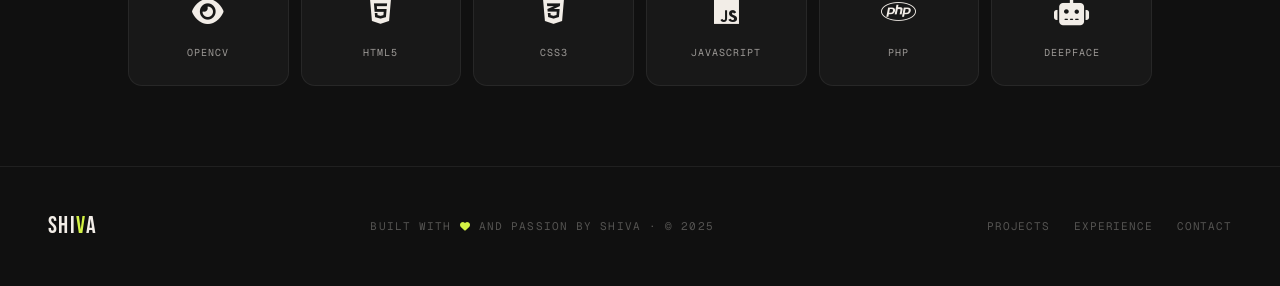
<file: skills.html>
<!DOCTYPE html>
<html lang="en" data-theme="dark">
<head>
  <meta charset="UTF-8"/>
  <meta name="viewport" content="width=device-width,initial-scale=1"/>
  <title>Skills</title>
  <link rel="icon" type="image/png" href="portfolioFavicon.png"/>
  <link rel="stylesheet" href="https://cdnjs.cloudflare.com/ajax/libs/font-awesome/6.5.1/css/all.min.css"/>
  <link rel="stylesheet" href="shared.css"/>
  <style>
    .page-hero {
      min-height: 50vh;
      display: flex; flex-direction: column; justify-content: flex-end;
      padding: 100px 0 60px;
      position: relative; overflow: hidden;
    }
    .page-hero-bg {
      position: absolute; inset: 0;
      background-image: repeating-linear-gradient(
        -45deg,
        transparent, transparent 40px,
        var(--border) 40px, var(--border) 41px
      );
      opacity: 0.4;
      mask-image: linear-gradient(to bottom, transparent 0%, black 50%, black 80%, transparent 100%);
    }
    .page-hero-content { position: relative; z-index: 1; }
    .dt-line { display: block; overflow: hidden; }
    .dt-line span {
      display: block;
      animation: line-up 1s var(--ease) both;
    }
    .dt-line:nth-child(2) span { animation-delay: 0.12s; }
    @keyframes line-up {
      from { transform: translateY(110%); opacity: 0; }
      to   { transform: translateY(0);    opacity: 1; }
    }
    .hero-desc-anim {
      animation: fade-in-up 1s var(--ease) 0.5s both;
    }
    @keyframes fade-in-up {
      from { opacity: 0; transform: translateY(16px); }
      to { opacity: 1; transform: translateY(0); }
    }

    /* ── SKILLS BODY ── */
    .skills-body { padding: 80px 0 100px; }

    /* Category tabs */
    .skill-tabs {
      display: flex; gap: 8px; flex-wrap: wrap;
      margin-bottom: 56px;
    }
    .skill-tab {
      background: var(--bg2);
      border: 1px solid var(--border);
      border-radius: var(--r-full);
      padding: 10px 22px;
      font-family: var(--font-mono);
      font-size: 11px; letter-spacing: 0.1em; text-transform: uppercase;
      color: var(--fg2);
      transition: all var(--t-fast);
      cursor: none;
    }
    .skill-tab:hover, .skill-tab.active {
      background: var(--accent);
      border-color: var(--accent);
      color: var(--bg);
    }

    /* Main skills layout */
    .skills-main {
      display: grid;
      grid-template-columns: 1fr 1fr;
      gap: 40px;
      align-items: start;
    }

    /* Left: categories */
    .skill-categories { display: flex; flex-direction: column; gap: 16px; }

    .skill-cat-block {
      background: var(--bg2);
      border: 1px solid var(--border);
      border-radius: var(--r-lg);
      overflow: hidden;
      transition: border-color var(--t-med);
    }
    .skill-cat-block:hover { border-color: var(--border2); }
    .skill-cat-block.open { border-color: var(--accent); }

    .skill-cat-header {
      display: flex; align-items: center;
      justify-content: space-between;
      padding: 22px 28px;
      cursor: none;
      transition: background var(--t-fast);
    }
    .skill-cat-header:hover { background: var(--bg3); }

    .skill-cat-title-row {
      display: flex; align-items: center; gap: 14px;
    }
    .skill-cat-icon { font-size: 24px; }
    .skill-cat-name {
      font-family: var(--font-display);
      font-size: 22px; letter-spacing: 0.03em;
      color: var(--fg);
    }
    .skill-cat-count {
      font-family: var(--font-mono);
      font-size: 10px; letter-spacing: 0.12em;
      color: var(--fg3); text-transform: uppercase;
    }
    .skill-cat-chevron {
      font-size: 12px; color: var(--fg3);
      transition: transform var(--t-med);
    }
    .skill-cat-block.open .skill-cat-chevron { transform: rotate(180deg); }

    .skill-cat-body {
      padding: 0;
      max-height: 0;
      overflow: hidden;
      transition: max-height 0.5s var(--ease), padding 0.3s ease;
    }
    .skill-cat-block.open .skill-cat-body {
      padding: 0 28px 24px;
      max-height: 400px;
    }

    .skill-pills { display: flex; flex-wrap: wrap; gap: 8px; }
    .skill-pill {
      background: var(--bg3);
      border: 1px solid var(--border);
      padding: 8px 16px;
      border-radius: var(--r-full);
      font-size: 13px; color: var(--fg2);
      transition: all var(--t-fast);
      position: relative; overflow: hidden;
    }
    .skill-pill:hover {
      border-color: var(--accent);
      color: var(--accent);
      background: color-mix(in srgb, var(--accent) 8%, transparent);
    }

    /* Right: skill bars */
    .skill-bars-panel {
      background: var(--bg2);
      border: 1px solid var(--border);
      border-radius: var(--r-lg);
      padding: 36px;
      position: sticky;
      top: 84px;
    }
    .skill-bars-panel h3 {
      font-family: var(--font-display);
      font-size: 28px; letter-spacing: 0.03em;
      margin-bottom: 32px;
      color: var(--fg);
    }

    .skill-bar-row {
      margin-bottom: 22px;
    }
    .skill-bar-row:last-child { margin-bottom: 0; }
    .skill-bar-meta {
      display: flex; justify-content: space-between;
      margin-bottom: 8px;
    }
    .skill-bar-name { font-size: 14px; color: var(--fg); font-weight: 500; }
    .skill-bar-pct {
      font-family: var(--font-mono);
      font-size: 11px; color: var(--accent);
    }
    .skill-bar-track {
      height: 4px;
      background: var(--bg3);
      border-radius: 4px;
      overflow: hidden;
    }
    .skill-bar-fill {
      height: 100%;
      background: linear-gradient(90deg, var(--accent), var(--accent2));
      border-radius: 4px;
      width: 0;
      transition: width 1.2s var(--ease);
    }
    .skill-bar-fill.animate { width: var(--w); }

    /* Tool grid */
    .tools-section { padding: 80px 0; background: var(--bg2); }
    .tools-grid {
      display: grid;
      grid-template-columns: repeat(6, 1fr);
      gap: 12px;
      margin-top: 48px;
    }
    .tool-card {
      background: var(--bg3);
      border: 1px solid var(--border);
      border-radius: var(--radius);
      padding: 24px 16px;
      text-align: center;
      transition: all var(--t-med);
    }
    .tool-card:hover {
      border-color: var(--accent);
      transform: translateY(-4px);
      background: color-mix(in srgb, var(--accent) 5%, var(--bg3));
    }
    .tool-icon { font-size: 28px; margin-bottom: 10px; }
    .tool-name {
      font-family: var(--font-mono);
      font-size: 10px; letter-spacing: 0.1em; text-transform: uppercase;
      color: var(--fg2);
    }

    @media(max-width:900px){
      .skills-main { grid-template-columns: 1fr; }
      .skill-bars-panel { position: relative; top: 0; }
      .tools-grid { grid-template-columns: repeat(3,1fr); }
    }
  </style>
</head>
<body data-page="skills">
  <div class="grain"></div>
  <div id="cursor"></div>
  <div id="cursor-trail"></div>
  <div id="progress-bar"></div>
  <div id="page-overlay"></div>

  <div id="loader">
    <div class="loader-name"><span>S</span><span>H</span><span>I</span><span>V</span><span>A</span></div>
    <div class="loader-bar-wrap"><div class="loader-bar"></div></div>
    <div class="loader-sub">Loading skills...</div>
  </div>

  <nav id="nav">
    <a href="index.html" class="nav-logo" data-transition>SHI<em>V</em>A</a>
    <ul class="nav-links">
      <li><a href="index.html"     class="nav-link" data-transition>Home</a></li>
      <li><a href="about.html"     class="nav-link" data-transition>About</a></li>
      <li><a href="skills.html"    class="nav-link active">Skills</a></li>
      <li><a href="projects.html"  class="nav-link" data-transition>Projects</a></li>
      <li><a href="experience.html"class="nav-link" data-transition>Experience</a></li>
      <li><a href="contact.html"   class="nav-link" data-transition>Contact</a></li>
    </ul>
    <div class="nav-right">
      <button class="theme-btn"><i class="fa-solid fa-circle-half-stroke theme-icon"></i></button>
      <a href="contact.html" class="nav-cta" data-transition>Let's Talk <i class="fa-solid fa-arrow-right"></i></a>
      <button class="menu-btn"><span></span><span></span><span></span></button>
    </div>
  </nav>
  <div class="mobile-menu">
    <a href="index.html" data-transition>Home</a>
    <a href="about.html" data-transition>About</a>
    <a href="skills.html">Skills</a>
    <a href="projects.html" data-transition>Projects</a>
    <a href="experience.html" data-transition>Experience</a>
    <a href="contact.html" data-transition>Contact</a>
  </div>

  <!-- HERO -->
  <section class="page-hero">
    <div class="page-hero-bg"></div>
    <div class="container page-hero-content">
      <div class="eyebrow">Technical Skills</div>
      <h1 class="display-title">
        <div class="dt-line"><span>What I</span></div>
        <div class="dt-line"><span>Work With</span></div>
      </h1>
      <p class="body-text hero-desc-anim" style="max-width:480px;margin-top:20px">
        A focused toolkit built through real projects — from web interfaces to AI-powered backends.
      </p>
    </div>
  </section>

  <div class="hr"></div>

  <!-- SKILLS BODY -->
  <section class="skills-body">
    <div class="container">
      <div class="skills-main">
        <!-- Left: categories -->
        <div class="skill-categories" data-reveal="scale">
          <!-- Frontend -->
          <div class="skill-cat-block open">
            <div class="skill-cat-header" onclick="toggleCat(this.parentElement)">
              <div class="skill-cat-title-row">
                <span class="skill-cat-icon"><i class="fa-solid fa-palette"></i></span>
                <div>
                  <div class="skill-cat-name">Frontend</div>
                  <div class="skill-cat-count">4 Skills</div>
                </div>
              </div>
              <span class="skill-cat-chevron"><i class="fa-solid fa-chevron-down"></i></span>
            </div>
            <div class="skill-cat-body">
              <div class="skill-pills">
                <span class="skill-pill">HTML5</span>
                <span class="skill-pill">CSS3</span>
                <span class="skill-pill">JavaScript</span>
                <span class="skill-pill">Responsive Design</span>
                <span class="skill-pill">Tailwind CSS</span>
                <span class="skill-pill">DOM Manipulation</span>
              </div>
            </div>
          </div>

          <!-- Backend -->
          <div class="skill-cat-block">
            <div class="skill-cat-header" onclick="toggleCat(this.parentElement)">
              <div class="skill-cat-title-row">
                <span class="skill-cat-icon"><i class="fa-solid fa-gears"></i></span>
                <div>
                  <div class="skill-cat-name">Backend</div>
                  <div class="skill-cat-count">4 Skills</div>
                </div>
              </div>
              <span class="skill-cat-chevron"><i class="fa-solid fa-chevron-down"></i></span>
            </div>
            <div class="skill-cat-body">
              <div class="skill-pills">
                <span class="skill-pill">Python</span>
                <span class="skill-pill">PHP</span>
                <span class="skill-pill">MySQL</span>
                <span class="skill-pill">REST APIs</span>
                <span class="skill-pill">Server Logic</span>
              </div>
            </div>
          </div>

          <!-- AI / ML -->
          <div class="skill-cat-block">
            <div class="skill-cat-header" onclick="toggleCat(this.parentElement)">
              <div class="skill-cat-title-row">
                <span class="skill-cat-icon"><i class="fa-solid fa-robot"></i></span>
                <div>
                  <div class="skill-cat-name">AI & ML</div>
                  <div class="skill-cat-count">4 Skills</div>
                </div>
              </div>
              <span class="skill-cat-chevron"><i class="fa-solid fa-chevron-down"></i></span>
            </div>
            <div class="skill-cat-body">
              <div class="skill-pills">
                <span class="skill-pill">OpenCV</span>
                <span class="skill-pill">DeepFace</span>
                <span class="skill-pill">Basic ML Models</span>
                <span class="skill-pill">AI Integration</span>
                <span class="skill-pill">Web Scraping</span>
              </div>
            </div>
          </div>

          <!-- Tools -->
          <div class="skill-cat-block">
            <div class="skill-cat-header" onclick="toggleCat(this.parentElement)">
              <div class="skill-cat-title-row">
                <span class="skill-cat-icon"><i class="fa-solid fa-tools"></i></span>
                <div>
                  <div class="skill-cat-name">Tools & DevOps</div>
                  <div class="skill-cat-count">4 Skills</div>
                </div>
              </div>
              <span class="skill-cat-chevron"><i class="fa-solid fa-chevron-down"></i></span>
            </div>
            <div class="skill-cat-body">
              <div class="skill-pills">
                <span class="skill-pill">Git & GitHub</span>
                <span class="skill-pill">VS Code</span>
                <span class="skill-pill">XAMPP</span>
                <span class="skill-pill">Postman</span>
                <span class="skill-pill">API Testing</span>
              </div>
            </div>
          </div>
        </div>

        <!-- Right: bars -->
        <div data-reveal="blur">
          <div class="skill-bars-panel" data-reveal="right" data-reveal-delay="2">
            <h3>Proficiency</h3>

            <div class="skill-bar-row">
              <div class="skill-bar-meta"><span class="skill-bar-name">HTML / CSS</span><span class="skill-bar-pct">90%</span></div>
              <div class="skill-bar-track"><div class="skill-bar-fill" style="--w:90%"></div></div>
            </div>
            <div class="skill-bar-row">
              <div class="skill-bar-meta"><span class="skill-bar-name">JavaScript</span><span class="skill-bar-pct">78%</span></div>
              <div class="skill-bar-track"><div class="skill-bar-fill" style="--w:78%"></div></div>
            </div>
            <div class="skill-bar-row">
              <div class="skill-bar-meta"><span class="skill-bar-name">Python</span><span class="skill-bar-pct">82%</span></div>
              <div class="skill-bar-track"><div class="skill-bar-fill" style="--w:82%"></div></div>
            </div>
            <div class="skill-bar-row">
              <div class="skill-bar-meta"><span class="skill-bar-name">PHP / MySQL</span><span class="skill-bar-pct">70%</span></div>
              <div class="skill-bar-track"><div class="skill-bar-fill" style="--w:70%"></div></div>
            </div>
            <div class="skill-bar-row">
              <div class="skill-bar-meta"><span class="skill-bar-name">AI / ML</span><span class="skill-bar-pct">60%</span></div>
              <div class="skill-bar-track"><div class="skill-bar-fill" style="--w:60%"></div></div>
            </div>
            <div class="skill-bar-row">
              <div class="skill-bar-meta"><span class="skill-bar-name">OpenCV / DeepFace</span><span class="skill-bar-pct">65%</span></div>
              <div class="skill-bar-track"><div class="skill-bar-fill" style="--w:65%"></div></div>
            </div>
            <div class="skill-bar-row">
              <div class="skill-bar-meta"><span class="skill-bar-name">Git & Version Control</span><span class="skill-bar-pct">75%</span></div>
              <div class="skill-bar-track"><div class="skill-bar-fill" style="--w:75%"></div></div>
            </div>
          </div>
        </div>
      </div>
    </div>
  </section>

  <!-- TOOLS GRID -->
  <section class="tools-section">
    <div class="container">
      <div data-reveal="up">
        <div class="eyebrow">Tools & Environment</div>
        <h2 class="heading">My Toolkit</h2>
      </div>
      <div class="tools-grid">
        <div class="tool-card" data-reveal="scale" data-reveal-delay="1"><div class="tool-icon"><i class="fa-brands fa-python"></i></div><div class="tool-name">Python</div></div>
        <div class="tool-card" data-reveal="scale" data-reveal-delay="2"><div class="tool-icon"><i class="fa-solid fa-code"></i></div><div class="tool-name">VS Code</div></div>
        <div class="tool-card" data-reveal="scale" data-reveal-delay="3"><div class="tool-icon"><i class="fa-brands fa-github"></i></div><div class="tool-name">GitHub</div></div>
        <div class="tool-card" data-reveal="scale" data-reveal-delay="4"><div class="tool-icon"><i class="fa-solid fa-database"></i></div><div class="tool-name">MySQL</div></div>
        <div class="tool-card" data-reveal="scale" data-reveal-delay="5"><div class="tool-icon"><i class="fa-solid fa-paper-plane"></i></div><div class="tool-name">Postman</div></div>
        <div class="tool-card" data-reveal="scale" data-reveal-delay="6"><div class="tool-icon"><i class="fa-solid fa-server"></i></div><div class="tool-name">XAMPP</div></div>
        <div class="tool-card" data-reveal="scale" data-reveal-delay="7"><div class="tool-icon"><i class="fa-solid fa-eye"></i></div><div class="tool-name">OpenCV</div></div>
        <div class="tool-card" data-reveal="scale" data-reveal-delay="8"><div class="tool-icon"><i class="fa-brands fa-html5"></i></div><div class="tool-name">HTML5</div></div>
        <div class="tool-card" data-reveal="scale" data-reveal-delay="9"><div class="tool-icon"><i class="fa-brands fa-css3-alt"></i></div><div class="tool-name">CSS3</div></div>
        <div class="tool-card" data-reveal="scale" data-reveal-delay="10"><div class="tool-icon"><i class="fa-brands fa-js"></i></div><div class="tool-name">JavaScript</div></div>
        <div class="tool-card" data-reveal="scale" data-reveal-delay="11"><div class="tool-icon"><i class="fa-brands fa-php"></i></div><div class="tool-name">PHP</div></div>
        <div class="tool-card" data-reveal="scale" data-reveal-delay="12"><div class="tool-icon"><i class="fa-solid fa-robot"></i></div><div class="tool-name">DeepFace</div></div>
      </div>
    </div>
  </section>

  <footer id="footer">
    <div class="nav-logo">SHI<em style="color:var(--accent);font-style:normal">V</em>A</div>
    <div class="footer-copy">Built with <i class="fa-solid fa-heart" style="color:var(--accent);font-size:10px"></i> and passion by Shiva · © 2025</div>
    <nav class="footer-nav">
      <a href="projects.html" data-transition>Projects</a>
      <a href="experience.html" data-transition>Experience</a>
      <a href="contact.html" data-transition>Contact</a>
    </nav>
  </footer>

  <script src="shared.js"></script>
  <script>
    function toggleCat(block) {
      block.classList.toggle('open');
    }

    // Animate bars on scroll
    const bars = document.querySelectorAll('.skill-bar-fill');
    const barObs = new IntersectionObserver(entries => {
      entries.forEach(e => {
        if (e.isIntersecting) { e.target.classList.add('animate'); barObs.unobserve(e.target); }
      });
    }, { threshold: 0.3 });
    bars.forEach(b => barObs.observe(b));
  </script>
</body>
</html>
</file>
<file: shared.css>
/* ================================================
   SHARED DESIGN SYSTEM — SHIVA PORTFOLIO
   Aesthetic: Dark Brutalist Editorial + Light Zen
================================================ */

@import url('https://fonts.googleapis.com/css2?family=Bebas+Neue&family=Instrument+Serif:ital@0;1&family=Geist+Mono:wght@300;400;500;600&family=Cabinet+Grotesk:wght@400;500;700;800;900&display=swap');

/* ── RESET ── */
*, *::before, *::after { box-sizing: border-box; margin: 0; padding: 0; }
html { scroll-behavior: smooth; font-size: 16px; }
img { display: block; max-width: 100%; }
a { text-decoration: none; color: inherit; }
button { border: none; background: none; font: inherit; cursor: none; }
ul { list-style: none; }

/* ── THEME VARIABLES ── */
:root {
  /* Dark mode (default) */
  --bg:       #080808;
  --bg2:      #101010;
  --bg3:      #181818;
  --bg4:      #1f1f1f;
  --fg:       #f2ede7;
  --fg2:      rgba(242,237,231,0.6);
  --fg3:      rgba(242,237,231,0.3);
  --accent:   #d4f244;
  --accent2:  #44d4f2;
  --accent3:  #f2444d;
  --border:   rgba(242,237,231,0.07);
  --border2:  rgba(242,237,231,0.14);
  --shadow:   0 0 0 1px var(--border);
  --radius:   14px;
  --r-lg:     22px;
  --r-full:   999px;

  /* Fonts */
  --font-display: 'Bebas Neue', sans-serif;
  --font-serif:   'Instrument Serif', serif;
  --font-mono:    'Geist Mono', monospace;
  --font-body:    'Cabinet Grotesk', sans-serif;

  /* Transitions */
  --ease:     cubic-bezier(0.16, 1, 0.3, 1);
  --t-fast:   0.18s;
  --t-med:    0.35s;
  --t-slow:   0.6s;
}

[data-theme="light"] {
  --bg:       #f7f4ef;
  --bg2:      #efebe4;
  --bg3:      #e8e3da;
  --bg4:      #dfd9ce;
  --fg:       #1a1714;
  --fg2:      rgba(26,23,20,0.55);
  --fg3:      rgba(26,23,20,0.25);
  --accent:   #1a6b00;
  --accent2:  #005f8a;
  --accent3:  #c0000a;
  --border:   rgba(26,23,20,0.1);
  --border2:  rgba(26,23,20,0.2);
}

/* ── BODY ── */
body {
  background: var(--bg);
  color: var(--fg);
  font-family: var(--font-body);
  line-height: 1.6;
  overflow-x: hidden;
  cursor: none;
  transition: background var(--t-slow) var(--ease), color var(--t-slow) var(--ease);
}

html {
  overflow-x: hidden;
}

::selection { background: var(--accent); color: var(--bg); }

/* ── SCROLLBAR ── */
::-webkit-scrollbar { width: 3px; }
::-webkit-scrollbar-track { background: var(--bg); }
::-webkit-scrollbar-thumb { background: var(--accent); border-radius: 2px; }

/* ── GRAIN OVERLAY ── */
.grain {
  position: fixed; inset: 0; z-index: 9990;
  pointer-events: none;
  opacity: 0.032;
  background-image: url("data:image/svg+xml,%3Csvg xmlns='http://www.w3.org/2000/svg' width='300' height='300'%3E%3Cfilter id='n'%3E%3CfeTurbulence type='fractalNoise' baseFrequency='0.85' numOctaves='4' stitchTiles='stitch'/%3E%3C/filter%3E%3Crect width='300' height='300' filter='url(%23n)'/%3E%3C/svg%3E");
  background-repeat: repeat;
  animation: grain-shift 0.5s steps(1) infinite;
}
[data-theme="light"] .grain { opacity: 0.018; }
@keyframes grain-shift {
  0%{background-position:0 0} 10%{background-position:-50px -80px}
  20%{background-position:-100px 40px} 30%{background-position:50px -30px}
  40%{background-position:-30px 70px} 50%{background-position:80px -60px}
  60%{background-position:-70px 20px} 70%{background-position:30px 90px}
  80%{background-position:-90px -50px} 90%{background-position:60px 30px}
  100%{background-position:0 0}
}

/* ── CUSTOM CURSOR ── */
#cursor {
  width: 10px; height: 10px;
  background: var(--accent);
  border-radius: 50%;
  position: fixed; z-index: 9999;
  pointer-events: none;
  transform: translate(-50%,-50%);
  transition: width var(--t-fast), height var(--t-fast), opacity var(--t-fast), background var(--t-fast);
  mix-blend-mode: difference;
}
#cursor-trail {
  width: 32px; height: 32px;
  border: 1.5px solid color-mix(in srgb, var(--accent) 50%, transparent);
  border-radius: 50%;
  position: fixed; z-index: 9998;
  pointer-events: none;
  transform: translate(-50%,-50%);
  transition: border-color var(--t-slow);
}
body.cursor-hover #cursor { width: 24px; height: 24px; opacity: 0.6; }

/* ── LOADER ── */
#loader {
  position: fixed; inset: 0;
  z-index: 10000;
  background: var(--bg);
  display: flex; flex-direction: column;
  align-items: center; justify-content: center;
  gap: 28px;
  transition: none;
}
#loader.hide {
  pointer-events: none;
  animation: loader-exit 0.9s var(--ease) forwards;
}
@keyframes loader-exit {
  0%   { clip-path: inset(0 0 0 0); }
  100% { clip-path: inset(0 0 100% 0); }
}

/* ── CINEMATIC VIDEO INTRO ── */
#intro-overlay {
  position: fixed; inset: 0;
  z-index: 11000;
  background: #000;
  display: flex; align-items: center; justify-content: center;
  overflow: hidden;
  transition: opacity 1s var(--ease);
}
#intro-overlay.hide {
  pointer-events: none;
  animation: intro-zoom-exit 1.2s cubic-bezier(0.85, 0, 0.15, 1) forwards;
}
@keyframes intro-zoom-exit {
  0%   { transform: scale(1); opacity: 1; }
  100% { transform: scale(1.1); opacity: 0; visibility: hidden; }
}

#intro-video {
  width: 100vw; height: 100vh;
  object-fit: cover;
}

.skip-btn {
  position: absolute;
  bottom: 40px; right: 40px;
  z-index: 11001;
  background: rgba(255, 255, 255, 0.05);
  backdrop-filter: blur(10px);
  -webkit-backdrop-filter: blur(10px);
  border: 1.5px solid rgba(255, 255, 255, 0.1);
  color: #fff;
  padding: 10px 20px;
  border-radius: var(--r-full);
  font-family: var(--font-mono);
  font-size: 11px;
  letter-spacing: 0.15em;
  text-transform: uppercase;
  cursor: none;
  display: flex; align-items: center; gap: 8px;
  transition: all var(--t-fast);
  opacity: 0;
  animation: fade-in 1s ease 2s forwards;
}
.skip-btn:hover {
  background: rgba(255, 255, 255, 0.15);
  border-color: var(--accent);
  color: var(--accent);
  transform: translateY(-2px);
}

.loader-name {
  font-family: var(--font-display);
  font-size: clamp(56px, 12vw, 120px);
  letter-spacing: 0.08em;
  color: var(--fg);
  overflow: hidden;
}
.loader-name span {
  display: inline-block;
  color: var(--accent);
  animation: loader-char 0.6s var(--ease) both;
}
.loader-name span:nth-child(1){animation-delay:0.05s}
.loader-name span:nth-child(2){animation-delay:0.10s}
.loader-name span:nth-child(3){animation-delay:0.15s}
.loader-name span:nth-child(4){animation-delay:0.20s}
.loader-name span:nth-child(5){animation-delay:0.25s}
@keyframes loader-char {
  from { opacity:0; transform:translateY(60px) skewY(8deg); }
  to   { opacity:1; transform:translateY(0)    skewY(0deg); }
}

.loader-bar-wrap {
  width: 180px; height: 2px;
  background: var(--border2);
  border-radius: 2px;
  overflow: hidden;
}
.loader-bar {
  height: 100%;
  background: var(--accent);
  border-radius: 2px;
  width: 0;
  animation: loader-fill 1.6s var(--ease) forwards;
}
@keyframes loader-fill { to { width: 100%; } }

.loader-sub {
  font-family: var(--font-mono);
  font-size: 11px;
  letter-spacing: 0.15em;
  text-transform: uppercase;
  color: var(--fg3);
}

/* ── NAVIGATION ── */
#nav {
  position: fixed; top: 0; left: 0; right: 0;
  z-index: 500;
  padding: 0 48px;
  height: 64px;
  display: flex; align-items: center; justify-content: space-between;
  backdrop-filter: blur(24px) saturate(180%);
  -webkit-backdrop-filter: blur(24px) saturate(180%);
  border-bottom: 1px solid var(--border);
  background: color-mix(in srgb, var(--bg) 80%, transparent);
  transition: background var(--t-slow), border-color var(--t-slow), transform 0.4s var(--ease);
}
#nav.hide { transform: translateY(-100%); }

.nav-logo {
  font-family: var(--font-display);
  font-size: 24px; letter-spacing: 0.06em;
  color: var(--fg);
}
.nav-logo em { font-style: normal; color: var(--accent); }

.nav-links {
  display: flex; gap: 4px;
}
.nav-link {
  font-family: var(--font-mono);
  font-size: 11px;
  letter-spacing: 0.1em;
  text-transform: uppercase;
  color: var(--fg2);
  padding: 8px 14px;
  border-radius: var(--r-full);
  transition: color var(--t-fast), background var(--t-fast);
}
.nav-link:hover, .nav-link.active {
  color: var(--fg);
  background: var(--border);
}
.nav-link.active { color: var(--accent); }

.nav-right {
  display: flex; align-items: center; gap: 12px;
}

.theme-btn {
  width: 36px; height: 36px;
  border-radius: var(--r-full);
  border: 1px solid var(--border2);
  display: flex; align-items: center; justify-content: center;
  font-size: 15px;
  color: var(--fg2);
  background: var(--bg2);
  transition: all var(--t-fast);
  cursor: none;
}
.theme-btn:hover { border-color: var(--accent); color: var(--accent); }

.nav-cta {
  background: var(--accent);
  color: var(--bg);
  font-family: var(--font-mono);
  font-size: 11px;
  letter-spacing: 0.1em;
  text-transform: uppercase;
  padding: 9px 20px;
  border-radius: var(--r-full);
  transition: transform var(--t-fast), box-shadow var(--t-fast);
  font-weight: 600;
}
.nav-cta:hover {
  transform: translateY(-1px);
  box-shadow: 0 8px 20px color-mix(in srgb, var(--accent) 35%, transparent);
}

/* ── PAGE TRANSITION OVERLAY ── */
#page-overlay {
  position: fixed; inset: 0;
  z-index: 600;
  background: var(--accent);
  transform: scaleY(0);
  transform-origin: top;
  pointer-events: none;
}
#page-overlay.enter {
  animation: page-in 0.5s var(--ease) forwards;
}
#page-overlay.exit {
  animation: page-out 0.5s var(--ease) forwards;
}
@keyframes page-in  { from{transform:scaleY(0);transform-origin:bottom} to{transform:scaleY(1);transform-origin:bottom} }
@keyframes page-out { from{transform:scaleY(1);transform-origin:top} to{transform:scaleY(0);transform-origin:top} }

/* ── PROGRESS BAR ── */
#progress-bar {
  position: fixed; top: 0; left: 0;
  height: 2px;
  background: var(--accent);
  z-index: 9997;
  width: 0%;
  transition: width 0.1s linear;
  box-shadow: 0 0 8px var(--accent);
}

/* ── CONTAINER ── */
.container {
  max-width: 1120px;
  margin: 0 auto;
  padding: 0 48px;
}
@media(max-width:768px){ .container{ padding: 0 24px; } }

/* ── SECTION COMMONS ── */
.section { padding: 120px 0; }
.section-sm { padding: 80px 0; }

.eyebrow {
  display: inline-flex; align-items: center; gap: 10px;
  font-family: var(--font-mono);
  font-size: 10px;
  letter-spacing: 0.18em;
  text-transform: uppercase;
  color: var(--accent);
  margin-bottom: 18px;
}
.eyebrow::before {
  content: '';
  width: 28px; height: 1px;
  background: var(--accent);
}

.display-title {
  font-family: var(--font-display);
  font-size: clamp(52px, 8vw, 110px);
  line-height: 0.92;
  letter-spacing: 0.02em;
  color: var(--fg);
}
.display-title em { font-family: var(--font-serif); font-style: italic; color: var(--accent); }

.heading {
  font-family: var(--font-display);
  font-size: clamp(36px, 5vw, 64px);
  letter-spacing: 0.02em;
  line-height: 0.95;
  color: var(--fg);
}

.body-text {
  font-size: 17px;
  line-height: 1.8;
  color: var(--fg2);
}

/* ── BUTTONS ── */
.btn {
  display: inline-flex; align-items: center; gap: 10px;
  font-family: var(--font-mono);
  font-size: 11px;
  letter-spacing: 0.1em;
  text-transform: uppercase;
  padding: 14px 28px;
  border-radius: var(--r-full);
  transition: transform var(--t-fast), box-shadow var(--t-fast), background var(--t-fast), color var(--t-fast);
  font-weight: 600;
}
.btn:hover { transform: translateY(-2px); }

.btn-fill {
  background: var(--accent);
  color: var(--bg);
  box-shadow: 0 0 0 0 color-mix(in srgb, var(--accent) 40%, transparent);
}
.btn-fill:hover {
  box-shadow: 0 12px 28px color-mix(in srgb, var(--accent) 40%, transparent);
}

.btn-ghost {
  background: transparent;
  color: var(--fg);
  border: 1px solid var(--border2);
}
.btn-ghost:hover {
  background: var(--border);
  border-color: var(--border2);
}

/* ── TAGS / CHIPS ── */
.chip {
  display: inline-flex; align-items: center;
  background: var(--bg3);
  border: 1px solid var(--border);
  padding: 5px 12px;
  border-radius: var(--r-full);
  font-family: var(--font-mono);
  font-size: 10px;
  letter-spacing: 0.08em;
  text-transform: uppercase;
  color: var(--fg2);
  transition: border-color var(--t-fast), color var(--t-fast);
}
.chip:hover { border-color: var(--accent); color: var(--accent); }

/* ── CARDS ── */
.card {
  background: var(--bg2);
  border: 1px solid var(--border);
  border-radius: var(--r-lg);
  transition: border-color var(--t-med), transform var(--t-med);
}
.card:hover {
  border-color: var(--border2);
  transform: translateY(-4px);
}

/* ── SCROLL ANIMATIONS ── */
[data-reveal] {
  opacity: 0;
  transition: opacity 0.9s var(--ease), transform 0.9s var(--ease);
}
[data-reveal="up"]     { transform: translateY(60px); }
[data-reveal="down"]   { transform: translateY(-60px); }
[data-reveal="left"]   { transform: translateX(-60px); }
[data-reveal="right"]  { transform: translateX(60px); }
[data-reveal="scale"]  { transform: scale(0.85); }
[data-reveal="rotate"] { transform: rotate(-6deg) translateY(40px); }
[data-reveal="blur"]   { filter: blur(10px); opacity: 0; }
[data-reveal].revealed { opacity: 1; transform: none; filter: blur(0); }

[data-reveal-delay="1"]  { transition-delay: 0.1s; }
[data-reveal-delay="2"]  { transition-delay: 0.2s; }
[data-reveal-delay="3"]  { transition-delay: 0.3s; }
[data-reveal-delay="4"]  { transition-delay: 0.4s; }
[data-reveal-delay="5"]  { transition-delay: 0.5s; }
[data-reveal-delay="6"]  { transition-delay: 0.6s; }
[data-reveal-delay="7"]  { transition-delay: 0.7s; }
[data-reveal-delay="8"]  { transition-delay: 0.8s; }
[data-reveal-delay="10"] { transition-delay: 1.0s; }

/* ── MARQUEE ── */
.marquee { overflow: hidden; border-top: 1px solid var(--border); border-bottom: 1px solid var(--border); background: var(--bg2); padding: 12px 0; }
.marquee-track { display: flex; white-space: nowrap; animation: marquee-scroll 25s linear infinite; }
.marquee-track span {
  display: inline-flex; align-items: center; gap: 14px;
  padding: 0 24px;
  font-family: var(--font-mono);
  font-size: 10px;
  letter-spacing: 0.14em;
  text-transform: uppercase;
  color: var(--fg3);
}
.marquee-track span em { color: var(--accent); font-style: normal; font-size: 14px; }
@keyframes marquee-scroll { from{transform:translateX(0)} to{transform:translateX(-50%)} }

/* ── DIVIDER ── */
.hr { height: 1px; background: var(--border); margin: 0; }

/* ── FOOTER ── */
#footer {
  background: var(--bg2);
  border-top: 1px solid var(--border);
  padding: 40px 48px;
  display: flex; align-items: center; justify-content: space-between;
  gap: 20px;
}
.footer-copy {
  font-family: var(--font-mono);
  font-size: 11px;
  letter-spacing: 0.1em;
  text-transform: uppercase;
  color: var(--fg3);
}
.footer-copy em { color: var(--accent); font-style: normal; }
.footer-nav { display: flex; gap: 24px; }
.footer-nav a {
  font-family: var(--font-mono);
  font-size: 11px;
  letter-spacing: 0.08em;
  text-transform: uppercase;
  color: var(--fg3);
  transition: color var(--t-fast);
}
.footer-nav a:hover { color: var(--fg); }

/* ── RESPONSIVE NAV ── */
.menu-btn {
  display: none;
  width: 36px; height: 36px;
  align-items: center; justify-content: center;
  border: 1px solid var(--border2);
  border-radius: var(--r-full);
  flex-direction: column; gap: 5px;
  cursor: none;
}
.menu-btn span {
  display: block; width: 16px; height: 1.5px;
  background: var(--fg);
  transition: transform var(--t-med), opacity var(--t-fast);
  border-radius: 1px;
}

.mobile-menu {
  display: none;
  position: fixed; inset: 0;
  z-index: 490;
  background: var(--bg);
  padding: 96px 48px 48px;
  flex-direction: column; gap: 8px;
}
.mobile-menu.open { display: flex; }
.mobile-menu a {
  font-family: var(--font-display);
  font-size: 52px;
  letter-spacing: 0.04em;
  color: var(--fg2);
  transition: color var(--t-fast);
  padding: 8px 0;
  border-bottom: 1px solid var(--border);
}
.mobile-menu a:hover { color: var(--accent); }

@media(max-width:900px){
  #nav { padding: 0 16px; height: 58px; }
  .nav-logo { font-size: 18px; }
  .nav-links { display: none; }
  .menu-btn { display: flex; width: 32px; height: 32px; margin-left: auto; }
  .nav-right { gap: 6px; }
  .nav-cta { padding: 7px 12px; font-size: 10px; }
  .resume-nav-btn { display: none !important; } /* Hide resume in nav for mobile */
  #footer { flex-direction: column; text-align: center; padding: 32px 24px; }
}

@media(max-width:480px){
  #intro-video { height: 100dvh; }
  .skip-btn { bottom: 20px; right: 20px; padding: 8px 16px; font-size: 10px; }
  .mobile-menu { padding: 80px 32px 32px; }
  .mobile-menu a { font-size: 36px; }
  
  /* Hero overflow fixes */
  .hero-bg-text { font-size: 80px; opacity: 0.3; }
  .hero-stats { flex-direction: row; flex-wrap: wrap; gap: 10px; justify-content: flex-end; }
  .hero-stat { border-right: none; border-left: 2px solid var(--accent); padding-right: 0; padding-left: 10px; }
  .hero-stat-num { font-size: 24px; }
}
</file>
